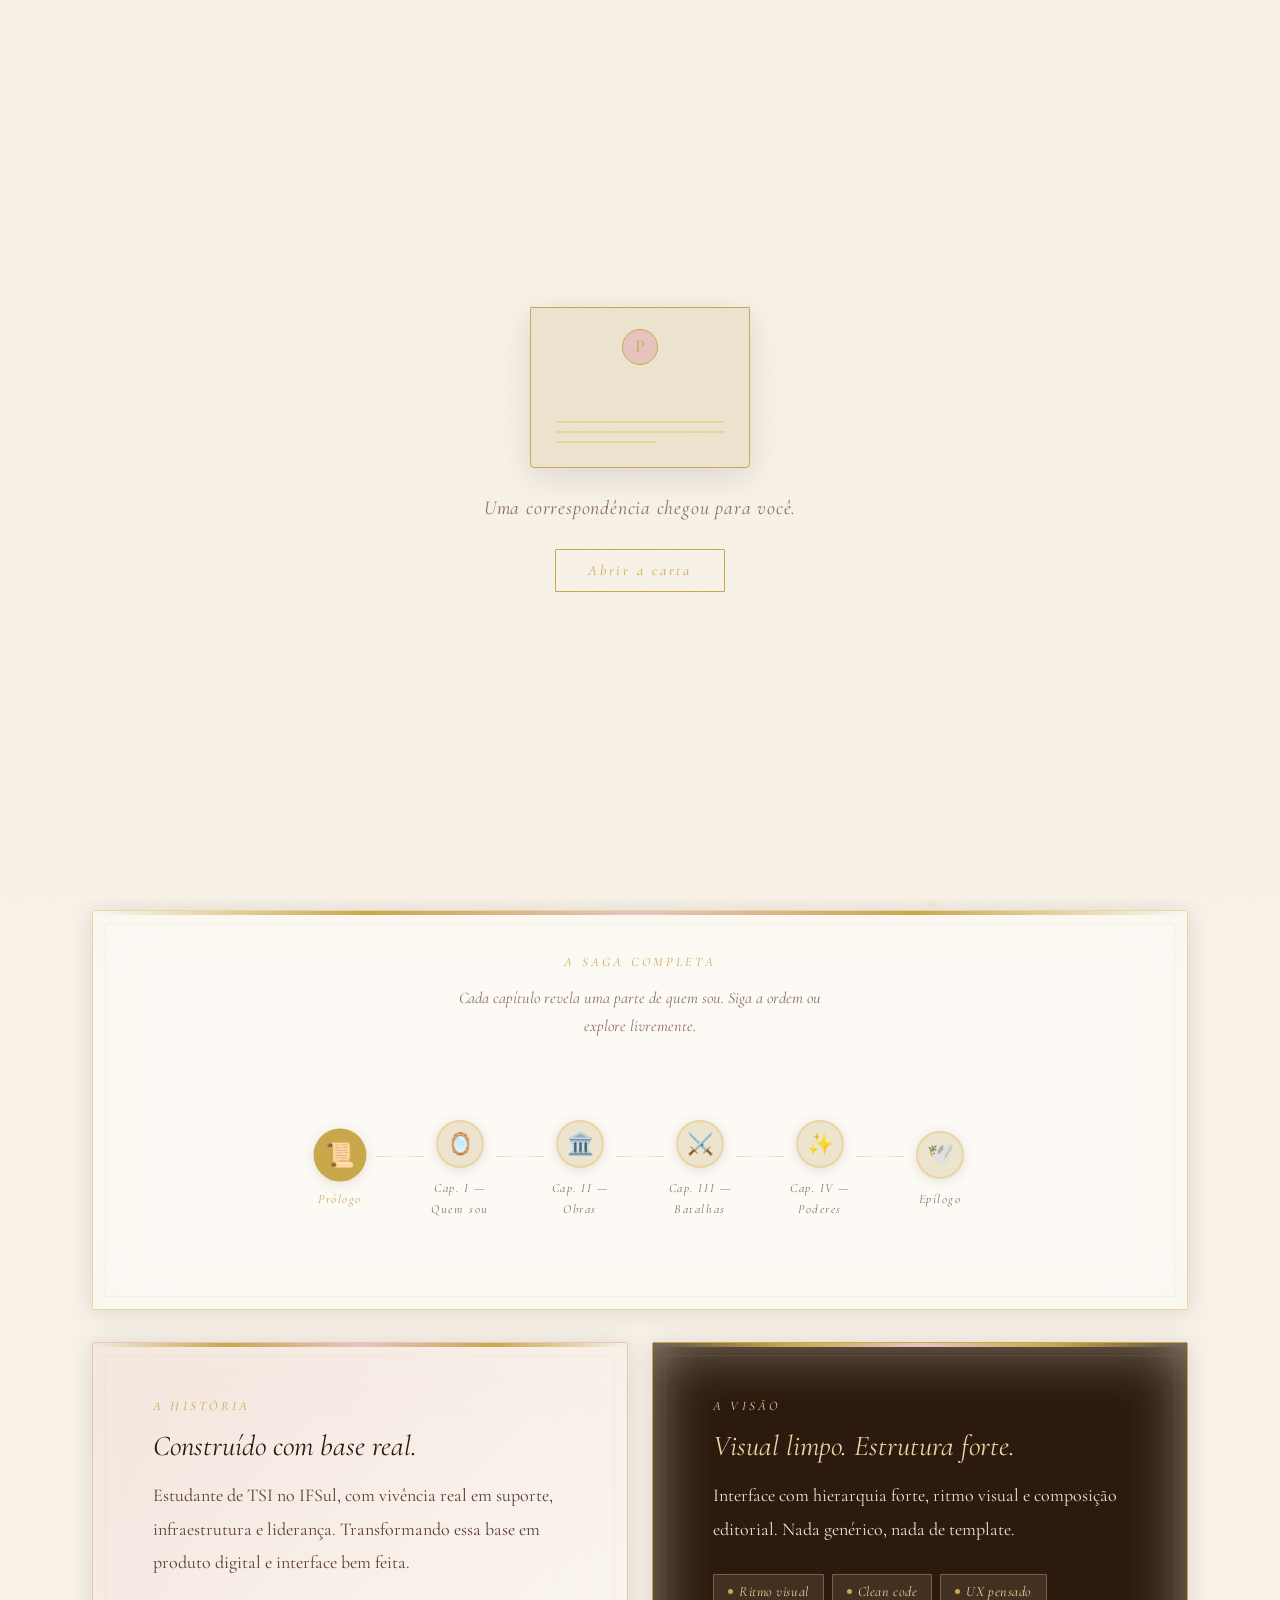
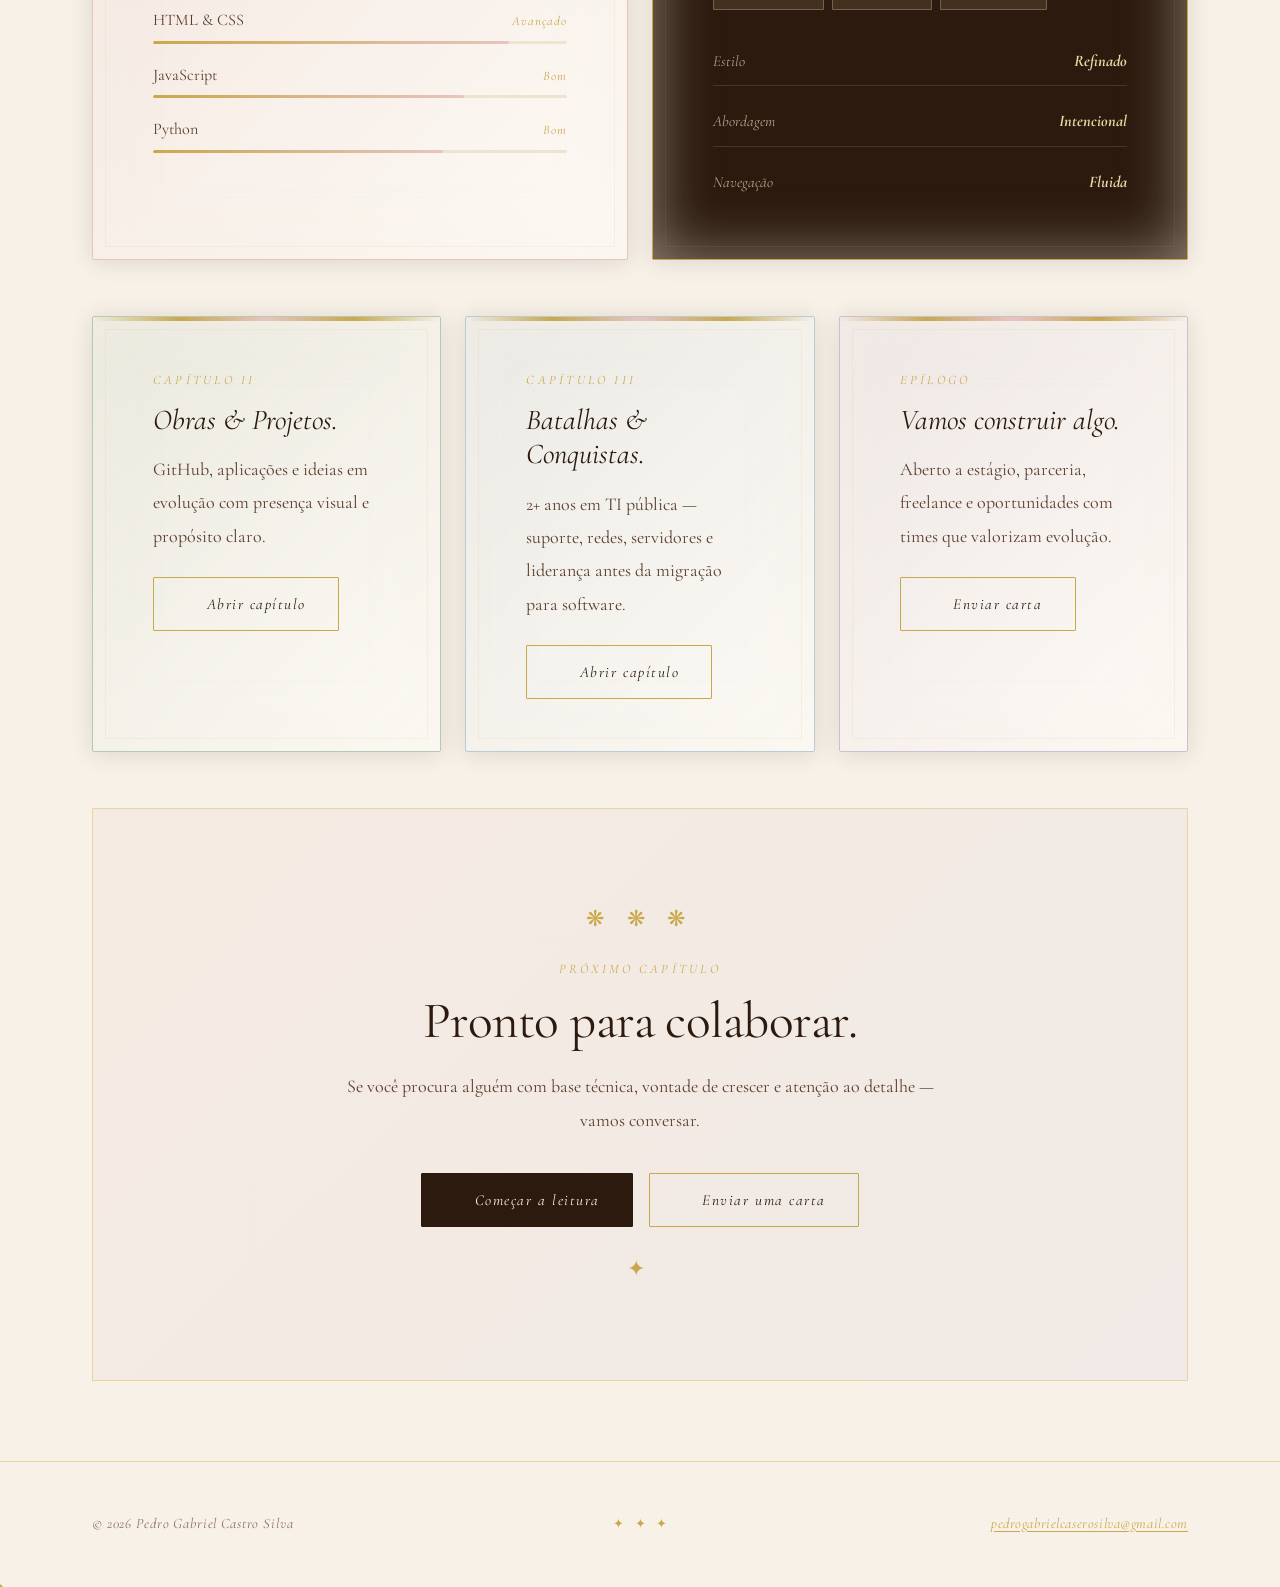
<file: index.html>
<!DOCTYPE html>
<html lang="pt-BR">
<head>
  <meta charset="UTF-8">
  <meta name="viewport" content="width=device-width, initial-scale=1.0">
  <title>Pedro Gabriel — Uma Saga em Código</title>
  <link rel="preconnect" href="https://fonts.googleapis.com">
  <link rel="preconnect" href="https://fonts.gstatic.com" crossorigin>
  <link href="https://fonts.googleapis.com/css2?family=Cormorant+Garamond:ital,wght@0,300;0,400;0,500;0,600;1,300;1,400;1,500;1,600&family=IM+Fell+English:ital@0;1&family=Libre+Baskerville:ital,wght@0,400;0,700;1,400&display=swap" rel="stylesheet">
  <link rel="stylesheet" href="style.css">
</head>
<body>

 
  <div id="intro-overlay" class="intro-overlay">
    <div class="envelope">
      <div class="envelope-body">
        <div class="envelope-lines">
          <div class="envelope-line"></div>
          <div class="envelope-line"></div>
          <div class="envelope-line"></div>
        </div>
      </div>
      <div class="envelope-flap">
        <div class="envelope-seal-sm">P</div>
      </div>
    </div>
    <p class="intro-text">Uma correspondência chegou para você.</p>
    <button class="intro-cta">Abrir a carta</button>
  </div>

  <header class="site-header">
    <div class="container nav-shell">
      <a href="index.html" class="brand">Pedro Gabriel</a>
      <ul class="nav-links">
        <li><a href="index.html" class="active">Prólogo</a></li>
        <li><a href="sobre.html">Capítulo I</a></li>
        <li><a href="projetos.html">Capítulo II</a></li>
        <li><a href="experiencia.html">Capítulo III</a></li>
        <li><a href="skills.html">Capítulo IV</a></li>
        <li><a href="contato.html">Epílogo</a></li>
      </ul>
      <a href="contato.html" class="nav-button">Fale comigo</a>
    </div>
  </header>

  <main>
    <div class="container">

      <section class="hero">

        <div class="hero-seal">P</div>

        <div class="hero-chapter">Prólogo — A Correspondência</div>

        <span class="ornament">✦ ✦ ✦</span>

        <h1 class="hero-title">
          Código com<br>
          <em><span class="hero-typewriter" data-words="intenção.|presença.|propósito.|identidade.">intenção.</span></em>
        </h1>

        <p class="hero-subtitle">
          Uma saga construída sobre suporte técnico, redes e linhas de código.<br>
          Cada página é um capítulo. Descubra a história.
        </p>

        <div class="hero-actions">
          <a href="sobre.html" class="button button-primary">Iniciar a leitura</a>
          <a href="projetos.html" class="button button-secondary">Ver obras</a>
        </div>

        <div class="hero-scroll-hint">Continuar</div>
      </section>

      <div class="full-width">
        <div class="letter-panel" style="padding: 40px 60px; text-align:center;">
          <span class="eyebrow">A saga completa</span>
          <p class="muted-copy" style="margin:8px auto 32px; max-width:400px;">Cada capítulo revela uma parte de quem sou. Siga a ordem ou explore livremente.</p>
          <div class="saga-map">
            <div class="saga-step">
              <a href="index.html" class="saga-node" data-page="index.html">
                <div class="saga-node-circle">📜</div>
                <div class="saga-node-label">Prólogo</div>
              </a>
              <div class="saga-connector"></div>
            </div>
            <div class="saga-step">
              <a href="sobre.html" class="saga-node" data-page="sobre.html">
                <div class="saga-node-circle">🪞</div>
                <div class="saga-node-label">Cap. I — Quem sou</div>
              </a>
              <div class="saga-connector"></div>
            </div>
            <div class="saga-step">
              <a href="projetos.html" class="saga-node" data-page="projetos.html">
                <div class="saga-node-circle">🏛️</div>
                <div class="saga-node-label">Cap. II — Obras</div>
              </a>
              <div class="saga-connector"></div>
            </div>
            <div class="saga-step">
              <a href="experiencia.html" class="saga-node" data-page="experiencia.html">
                <div class="saga-node-circle">⚔️</div>
                <div class="saga-node-label">Cap. III — Batalhas</div>
              </a>
              <div class="saga-connector"></div>
            </div>
            <div class="saga-step">
              <a href="skills.html" class="saga-node" data-page="skills.html">
                <div class="saga-node-circle">✨</div>
                <div class="saga-node-label">Cap. IV — Poderes</div>
              </a>
              <div class="saga-connector"></div>
            </div>
            <div class="saga-step">
              <a href="contato.html" class="saga-node" data-page="contato.html">
                <div class="saga-node-circle">🕊️</div>
                <div class="saga-node-label">Epílogo</div>
              </a>
            </div>
          </div>
        </div>
      </div>

      <div class="dual-panel">
        <article class="letter-panel letter-panel-blush">
          <span class="eyebrow">A história</span>
          <h2 class="kicker-title">Construído com base real.</h2>
          <p class="section-copy">Estudante de TSI no IFSul, com vivência real em suporte, infraestrutura e liderança. Transformando essa base em produto digital e interface bem feita.</p>
          <div class="bar-stack" style="margin-top:28px">
            <div>
              <div class="bar-label"><span>HTML & CSS</span><span>Avançado</span></div>
              <div class="bar-track"><div class="bar-fill" style="width:86%"></div></div>
            </div>
            <div>
              <div class="bar-label"><span>JavaScript</span><span>Bom</span></div>
              <div class="bar-track"><div class="bar-fill" style="width:75%"></div></div>
            </div>
            <div>
              <div class="bar-label"><span>Python</span><span>Bom</span></div>
              <div class="bar-track"><div class="bar-fill" style="width:70%"></div></div>
            </div>
          </div>
        </article>

        <article class="letter-panel letter-panel-dark">
          <span class="eyebrow">A visão</span>
          <h2 class="kicker-title">Visual limpo. Estrutura forte.</h2>
          <p class="section-copy" style="color:var(--parchment)">Interface com hierarquia forte, ritmo visual e composição editorial. Nada genérico, nada de template.</p>
          <div class="chip-row" style="margin-top:28px">
            <span class="chip" style="border-color:rgba(232,213,163,0.3);color:var(--gold-light)"><span class="dot"></span>Ritmo visual</span>
            <span class="chip" style="border-color:rgba(232,213,163,0.3);color:var(--gold-light)"><span class="dot"></span>Clean code</span>
            <span class="chip" style="border-color:rgba(232,213,163,0.3);color:var(--gold-light)"><span class="dot"></span>UX pensado</span>
          </div>
          <div style="margin-top:28px; display:flex; flex-direction:column; gap:12px;">
            <div style="display:flex; justify-content:space-between; padding:10px 0; border-bottom:1px solid rgba(232,213,163,0.15)">
              <span style="font-style:italic;color:var(--ink-faint);font-size:0.85rem">Estilo</span>
              <strong style="color:var(--gold-light);font-size:0.9rem;font-style:italic">Refinado</strong>
            </div>
            <div style="display:flex; justify-content:space-between; padding:10px 0; border-bottom:1px solid rgba(232,213,163,0.15)">
              <span style="font-style:italic;color:var(--ink-faint);font-size:0.85rem">Abordagem</span>
              <strong style="color:var(--gold-light);font-size:0.9rem;font-style:italic">Intencional</strong>
            </div>
            <div style="display:flex; justify-content:space-between; padding:10px 0">
              <span style="font-style:italic;color:var(--ink-faint);font-size:0.85rem">Navegação</span>
              <strong style="color:var(--gold-light);font-size:0.9rem;font-style:italic">Fluida</strong>
            </div>
          </div>
        </article>
      </div>

      <div class="grid-3">
        <article class="letter-panel letter-panel-sage">
          <span class="eyebrow">Capítulo II</span>
          <h3 class="kicker-title">Obras & Projetos.</h3>
          <p class="section-copy">GitHub, aplicações e ideias em evolução com presença visual e propósito claro.</p>
          <div style="margin-top:24px">
            <a href="projetos.html" class="button button-secondary">Abrir capítulo</a>
          </div>
        </article>

        <article class="letter-panel letter-panel-powder">
          <span class="eyebrow">Capítulo III</span>
          <h3 class="kicker-title">Batalhas & Conquistas.</h3>
          <p class="section-copy">2+ anos em TI pública — suporte, redes, servidores e liderança antes da migração para software.</p>
          <div style="margin-top:24px">
            <a href="experiencia.html" class="button button-secondary">Abrir capítulo</a>
          </div>
        </article>

        <article class="letter-panel letter-panel-lavender">
          <span class="eyebrow">Epílogo</span>
          <h3 class="kicker-title">Vamos construir algo.</h3>
          <p class="section-copy">Aberto a estágio, parceria, freelance e oportunidades com times que valorizam evolução.</p>
          <div style="margin-top:24px">
            <a href="contato.html" class="button button-secondary">Enviar carta</a>
          </div>
        </article>
      </div>

      <section class="cta-section">
        <span class="ornament" style="margin-bottom:20px">❋ ❋ ❋</span>
        <span class="eyebrow">Próximo capítulo</span>
        <h2 class="section-title">Pronto para colaborar.</h2>
        <p class="section-copy">Se você procura alguém com base técnica, vontade de crescer e atenção ao detalhe — vamos conversar.</p>
        <div class="hero-actions">
          <a href="sobre.html" class="button button-primary">Começar a leitura</a>
          <a href="contato.html" class="button button-secondary">Enviar uma carta</a>
        </div>
        <span class="ornament" style="margin-top:24px">✦</span>
      </section>

    </div>
  </main>

  <footer class="footer">
    <div class="container footer-box">
      <p>© 2026 Pedro Gabriel Castro Silva</p>
      <span class="ornament" style="font-size:0.7rem;letter-spacing:0.3em">✦ ✦ ✦</span>
      <a href="mailto:pedrogabrielcaserosilva@gmail.com">pedrogabrielcaserosilva@gmail.com</a>
    </div>
  </footer>

  <script src="main.js"></script>
</body>
</html>
</file>
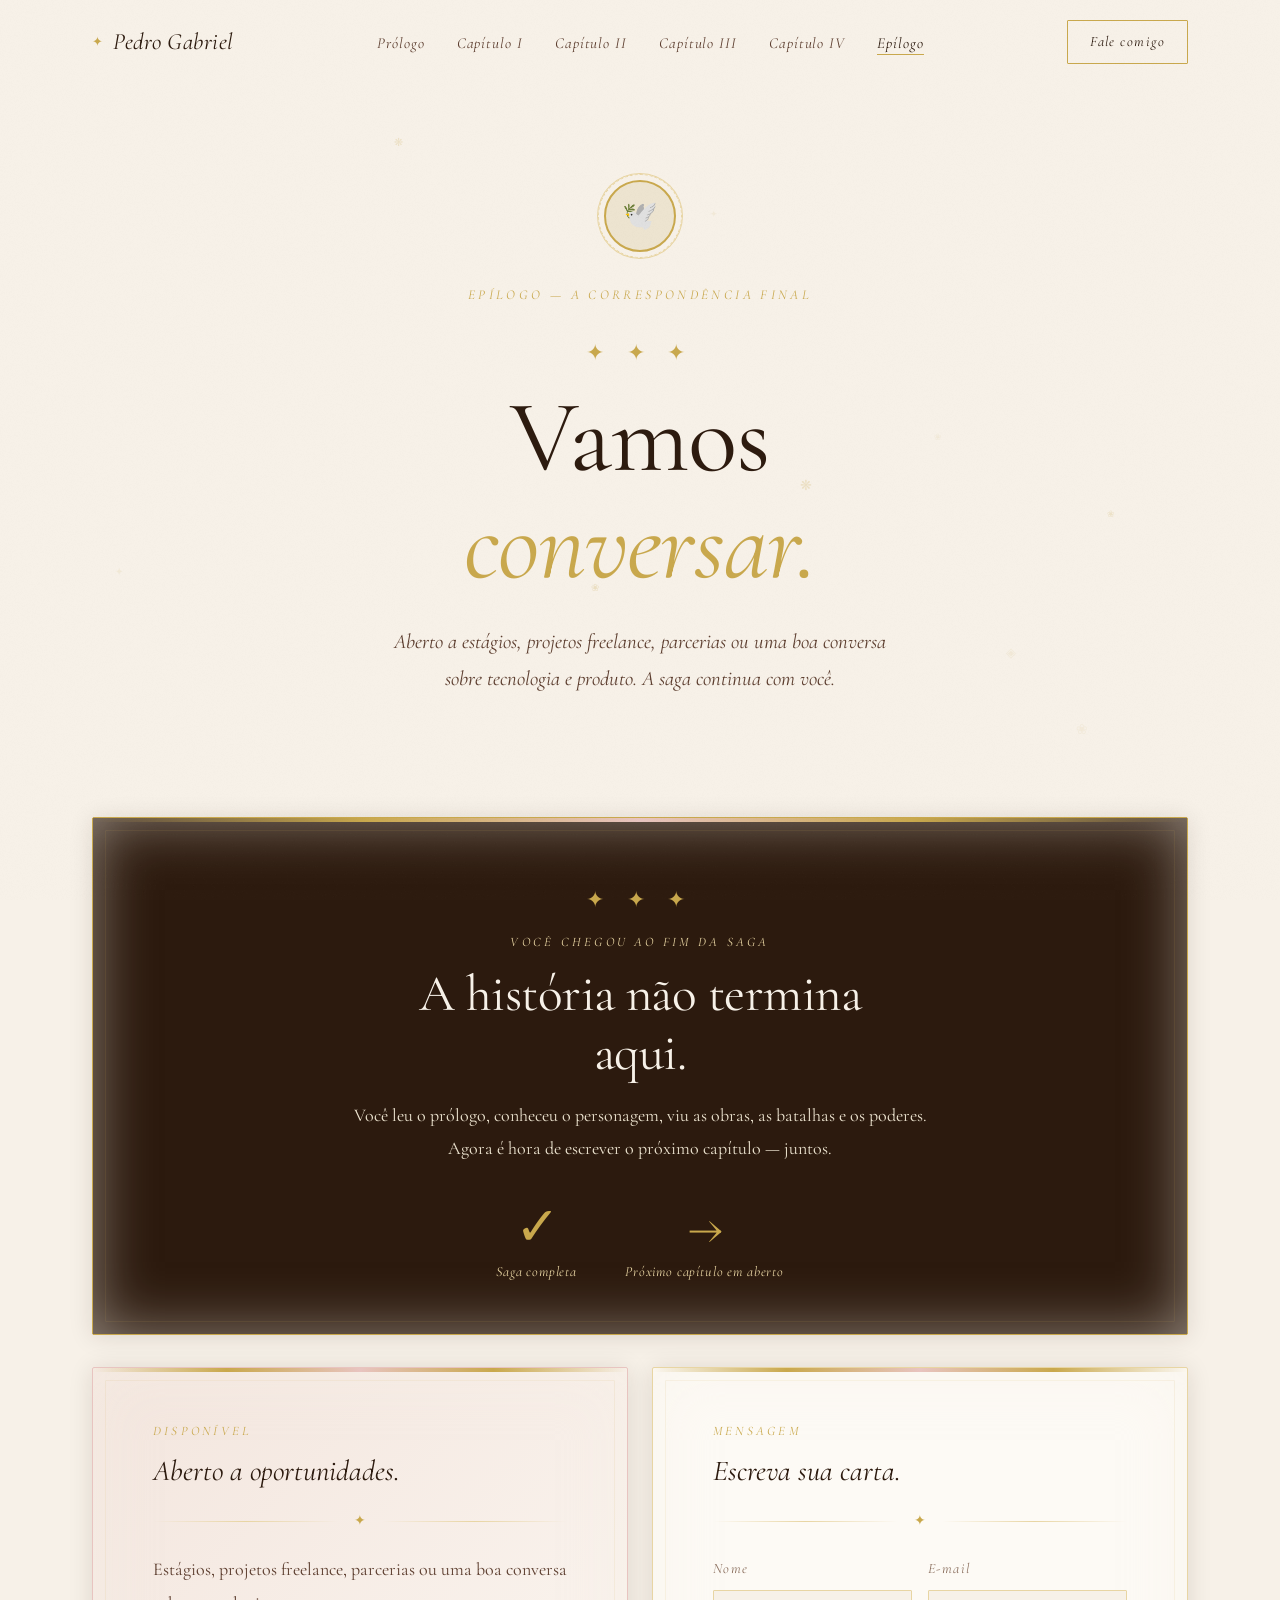
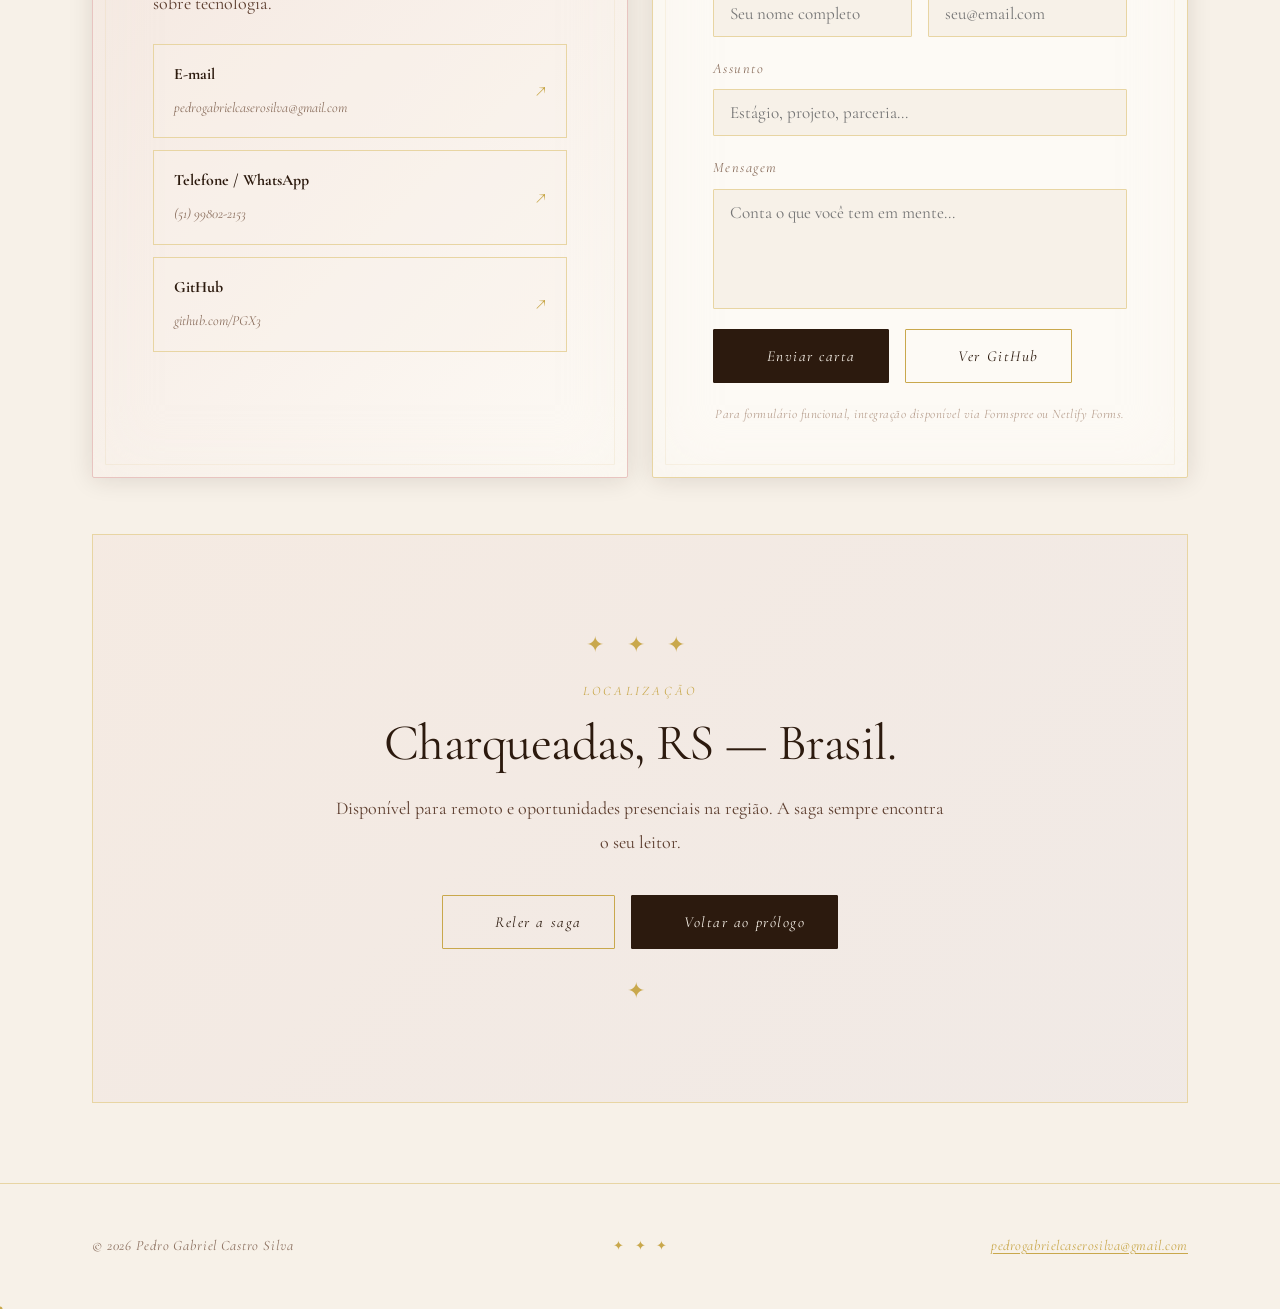
<file: contato.html>
<!DOCTYPE html>
<html lang="pt-BR">
<head>
  <meta charset="UTF-8">
  <meta name="viewport" content="width=device-width, initial-scale=1.0">
  <title>Epílogo — Contato · Pedro Gabriel</title>
  <link rel="preconnect" href="https://fonts.googleapis.com">
  <link rel="preconnect" href="https://fonts.gstatic.com" crossorigin>
  <link href="https://fonts.googleapis.com/css2?family=Cormorant+Garamond:ital,wght@0,300;0,400;0,500;0,600;1,300;1,400;1,500;1,600&family=IM+Fell+English:ital@0;1&family=Libre+Baskerville:ital,wght@0,400;0,700;1,400&display=swap" rel="stylesheet">
  <link rel="stylesheet" href="style.css">
</head>
<body>
  <header class="site-header">
    <div class="container nav-shell">
      <a href="index.html" class="brand">Pedro Gabriel</a>
      <ul class="nav-links">
        <li><a href="index.html">Prólogo</a></li>
        <li><a href="sobre.html">Capítulo I</a></li>
        <li><a href="projetos.html">Capítulo II</a></li>
        <li><a href="experiencia.html">Capítulo III</a></li>
        <li><a href="skills.html">Capítulo IV</a></li>
        <li><a href="contato.html" class="active">Epílogo</a></li>
      </ul>
      <a href="contato.html" class="nav-button">Fale comigo</a>
    </div>
  </header>

  <main>
    <div class="container">

     
      <section class="hero" style="min-height:60vh">
        <div class="hero-seal">🕊️</div>
        <div class="hero-chapter">Epílogo — A Correspondência Final</div>
        <span class="ornament">✦ ✦ ✦</span>
        <h1 class="hero-title">Vamos<br><em>conversar.</em></h1>
        <p class="hero-subtitle">Aberto a estágios, projetos freelance, parcerias ou uma boa conversa sobre tecnologia e produto. A saga continua com você.</p>
      </section>

     
      <div class="full-width">
        <div class="letter-panel letter-panel-dark" style="text-align:center">
          <span class="ornament" style="margin-bottom:12px">✦ ✦ ✦</span>
          <span class="eyebrow">Você chegou ao fim da saga</span>
          <h2 class="section-title" style="max-width:500px;margin:0 auto 16px">A história não termina aqui.</h2>
          <p class="section-copy" style="margin:0 auto;color:var(--parchment);text-align:center">Você leu o prólogo, conheceu o personagem, viu as obras, as batalhas e os poderes. Agora é hora de escrever o próximo capítulo — juntos.</p>
          <div class="metrics" style="justify-content:center;margin-top:36px">
            <div class="metric">
              <div class="metric-value">✓</div>
              <div class="metric-label" style="color:var(--gold-light)">Saga completa</div>
            </div>
            <div class="metric">
              <div class="metric-value">→</div>
              <div class="metric-label" style="color:var(--gold-light)">Próximo capítulo em aberto</div>
            </div>
          </div>
        </div>
      </div>

  
      <div class="dual-panel">
        <article class="letter-panel letter-panel-blush">
          <span class="eyebrow">Disponível</span>
          <h2 class="kicker-title">Aberto a oportunidades.</h2>
          <div class="ornament-line"><span class="ornament-center">✦</span></div>
          <p class="section-copy">Estágios, projetos freelance, parcerias ou uma boa conversa sobre tecnologia.</p>
          <div class="contact-methods">
            <a href="mailto:pedrogabrielcaserosilva@gmail.com" class="contact-method">
              <div>
                <strong>E-mail</strong>
                <span class="muted-copy">pedrogabrielcaserosilva@gmail.com</span>
              </div>
              <span>↗</span>
            </a>
            <a href="tel:5551998022153" class="contact-method">
              <div>
                <strong>Telefone / WhatsApp</strong>
                <span class="muted-copy">(51) 99802-2153</span>
              </div>
              <span>↗</span>
            </a>
            <a href="https://github.com/PGX3" target="_blank" class="contact-method">
              <div>
                <strong>GitHub</strong>
                <span class="muted-copy">github.com/PGX3</span>
              </div>
              <span>↗</span>
            </a>
          </div>
        </article>

        <article class="letter-panel">
          <span class="eyebrow">Mensagem</span>
          <h2 class="kicker-title">Escreva sua carta.</h2>
          <div class="ornament-line"><span class="ornament-center">✦</span></div>
          <form class="form-card" onsubmit="return false;">
            <div class="form-grid">
              <label>Nome
                <input type="text" placeholder="Seu nome completo">
              </label>
              <label>E-mail
                <input type="email" placeholder="seu@email.com">
              </label>
            </div>
            <label>Assunto
              <input type="text" placeholder="Estágio, projeto, parceria...">
            </label>
            <label>Mensagem
              <textarea placeholder="Conta o que você tem em mente..."></textarea>
            </label>
            <div class="hero-actions" style="margin-top:0;justify-content:flex-start">
              <a href="mailto:pedrogabrielcaserosilva@gmail.com" class="button button-primary">Enviar carta</a>
              <a href="https://github.com/PGX3" target="_blank" class="button button-secondary">Ver GitHub</a>
            </div>
            <p class="note">Para formulário funcional, integração disponível via Formspree ou Netlify Forms.</p>
          </form>
        </article>
      </div>

   
      <section class="cta-section">
        <span class="ornament" style="margin-bottom:16px">✦ ✦ ✦</span>
        <span class="eyebrow">Localização</span>
        <h2 class="section-title">Charqueadas, RS — Brasil.</h2>
        <p class="section-copy">Disponível para remoto e oportunidades presenciais na região. A saga sempre encontra o seu leitor.</p>
        <div class="hero-actions">
          <a href="sobre.html" class="button button-secondary">Reler a saga</a>
          <a href="index.html" class="button button-primary">Voltar ao prólogo</a>
        </div>
        <span class="ornament" style="margin-top:24px">✦</span>
      </section>

    </div>
  </main>

  <footer class="footer">
    <div class="container footer-box">
      <p>© 2026 Pedro Gabriel Castro Silva</p>
      <span class="ornament" style="font-size:0.7rem;letter-spacing:0.3em">✦ ✦ ✦</span>
      <a href="mailto:pedrogabrielcaserosilva@gmail.com">pedrogabrielcaserosilva@gmail.com</a>
    </div>
  </footer>
  <script src="main.js"></script>
</body>
</html>
</file>
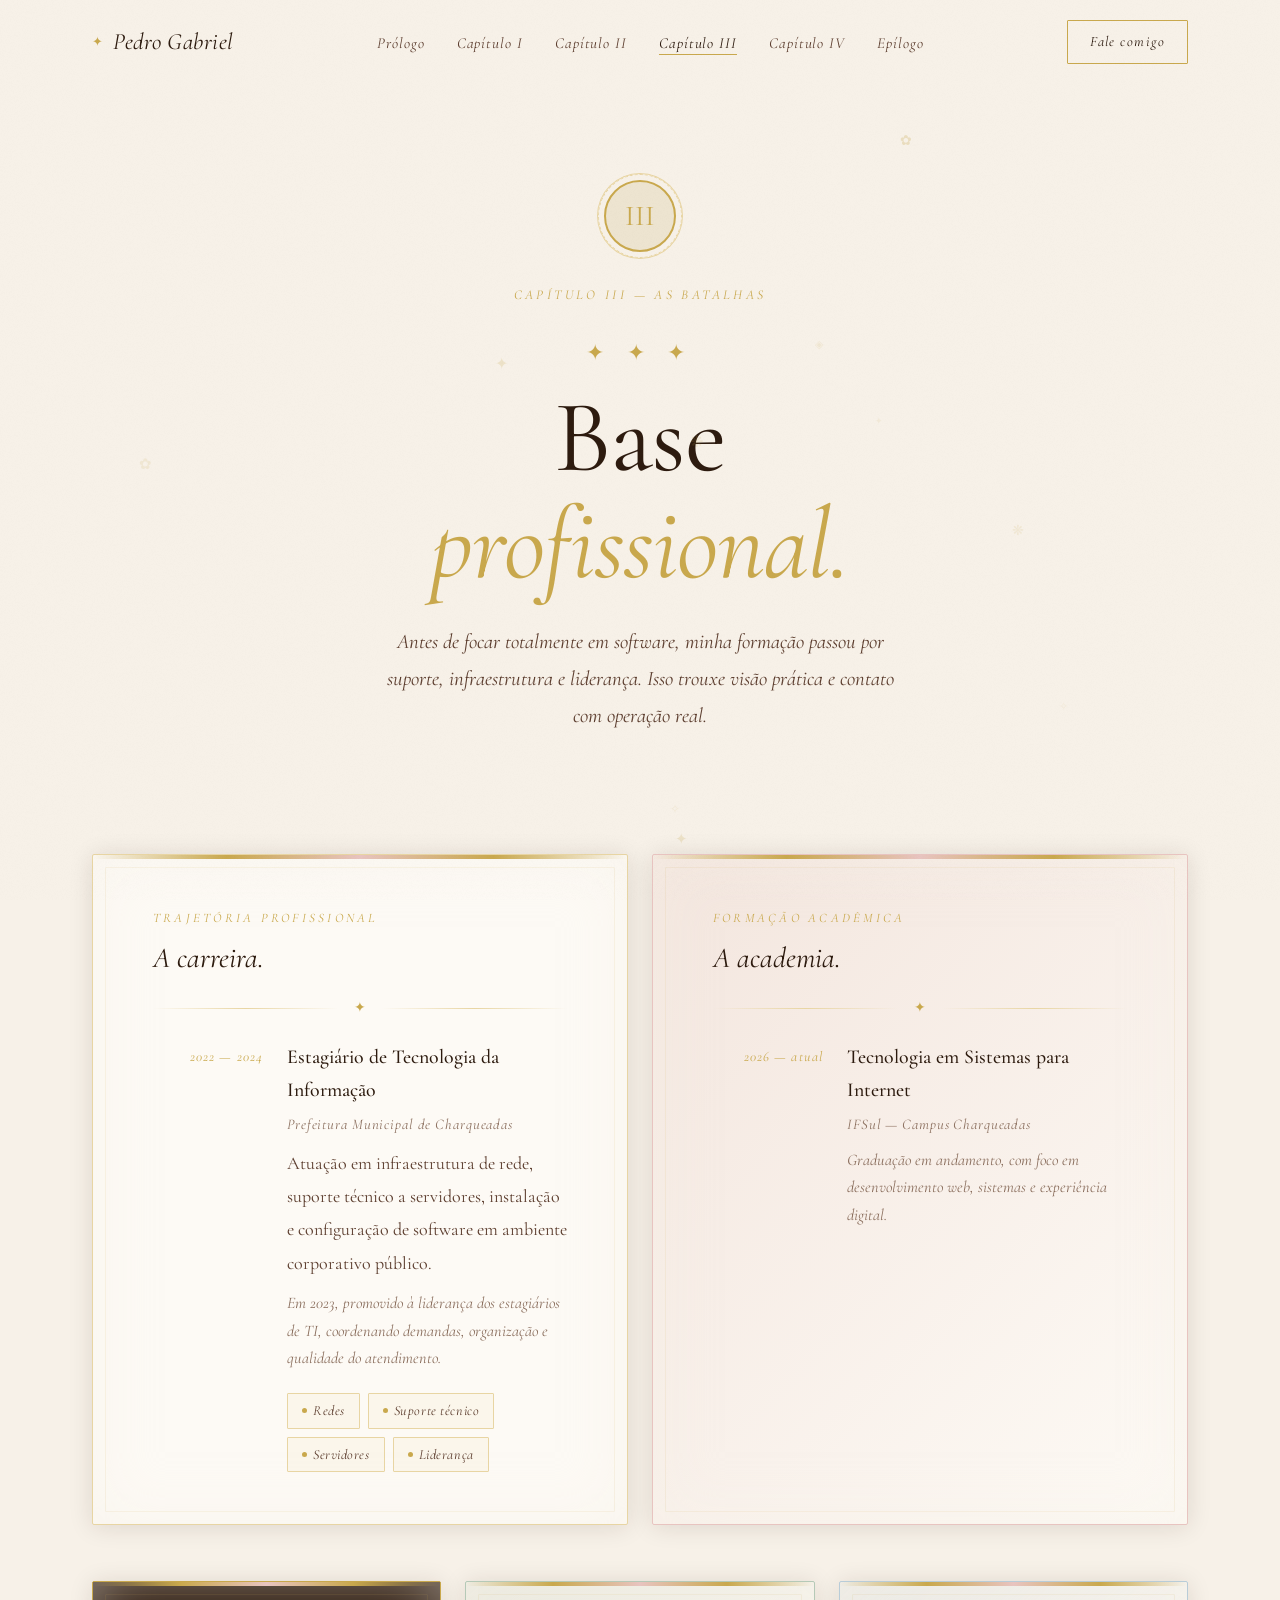
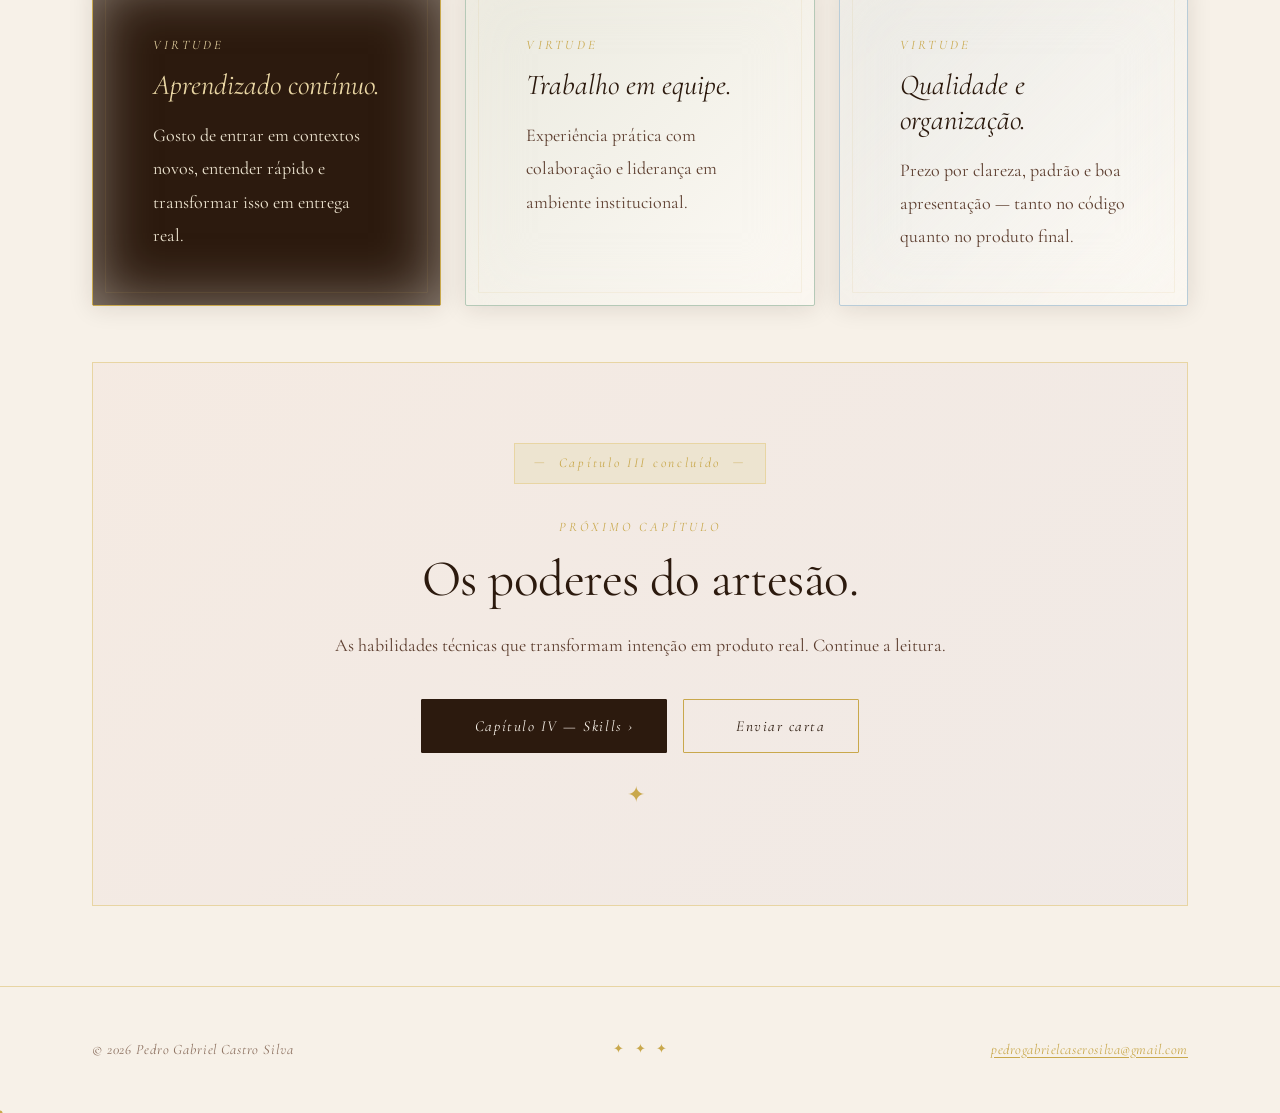
<file: experiencia.html>
<!DOCTYPE html>
<html lang="pt-BR">
<head>
  <meta charset="UTF-8">
  <meta name="viewport" content="width=device-width, initial-scale=1.0">
  <title>Capítulo III — Experiência · Pedro Gabriel</title>
  <link rel="preconnect" href="https://fonts.googleapis.com">
  <link rel="preconnect" href="https://fonts.gstatic.com" crossorigin>
  <link href="https://fonts.googleapis.com/css2?family=Cormorant+Garamond:ital,wght@0,300;0,400;0,500;0,600;1,300;1,400;1,500;1,600&family=IM+Fell+English:ital@0;1&family=Libre+Baskerville:ital,wght@0,400;0,700;1,400&display=swap" rel="stylesheet">
  <link rel="stylesheet" href="style.css">
</head>
<body>
  <header class="site-header">
    <div class="container nav-shell">
      <a href="index.html" class="brand">Pedro Gabriel</a>
      <ul class="nav-links">
        <li><a href="index.html">Prólogo</a></li>
        <li><a href="sobre.html">Capítulo I</a></li>
        <li><a href="projetos.html">Capítulo II</a></li>
        <li><a href="experiencia.html" class="active">Capítulo III</a></li>
        <li><a href="skills.html">Capítulo IV</a></li>
        <li><a href="contato.html">Epílogo</a></li>
      </ul>
      <a href="contato.html" class="nav-button">Fale comigo</a>
    </div>
  </header>

  <main>
    <div class="container">

      <section class="hero" style="min-height:60vh">
        <div class="hero-seal">III</div>
        <div class="hero-chapter">Capítulo III — As Batalhas</div>
        <span class="ornament">✦ ✦ ✦</span>
        <h1 class="hero-title">Base<br><em>profissional.</em></h1>
        <p class="hero-subtitle">Antes de focar totalmente em software, minha formação passou por suporte, infraestrutura e liderança. Isso trouxe visão prática e contato com operação real.</p>
      </section>

      <div class="dual-panel">
        <article class="letter-panel">
          <span class="eyebrow">Trajetória profissional</span>
          <h2 class="kicker-title">A carreira.</h2>
          <div class="ornament-line"><span class="ornament-center">✦</span></div>
          <div class="timeline">
            <div class="timeline-item">
              <div class="timeline-date">2022 — 2024</div>
              <div>
                <div class="timeline-role">Estagiário de Tecnologia da Informação</div>
                <div class="timeline-place">Prefeitura Municipal de Charqueadas</div>
                <p class="section-copy">Atuação em infraestrutura de rede, suporte técnico a servidores, instalação e configuração de software em ambiente corporativo público.</p>
                <p class="muted-copy" style="margin-top:10px">Em 2023, promovido à liderança dos estagiários de TI, coordenando demandas, organização e qualidade do atendimento.</p>
                <div class="chip-row">
                  <span class="chip"><span class="dot"></span>Redes</span>
                  <span class="chip"><span class="dot"></span>Suporte técnico</span>
                  <span class="chip"><span class="dot"></span>Servidores</span>
                  <span class="chip"><span class="dot"></span>Liderança</span>
                </div>
              </div>
            </div>
          </div>
        </article>

        <article class="letter-panel letter-panel-blush">
          <span class="eyebrow">Formação acadêmica</span>
          <h2 class="kicker-title">A academia.</h2>
          <div class="ornament-line"><span class="ornament-center">✦</span></div>
          <div class="timeline">
            <div class="timeline-item">
              <div class="timeline-date">2026 — atual</div>
              <div>
                <div class="timeline-role">Tecnologia em Sistemas para Internet</div>
                <div class="timeline-place">IFSul — Campus Charqueadas</div>
                <p class="muted-copy">Graduação em andamento, com foco em desenvolvimento web, sistemas e experiência digital.</p>
              </div>
            </div>
          </div>
        </article>
      </div>

      <div class="grid-3">
        <article class="letter-panel letter-panel-dark">
          <span class="eyebrow">Virtude</span>
          <h3 class="kicker-title">Aprendizado contínuo.</h3>
          <p class="section-copy" style="color:var(--parchment)">Gosto de entrar em contextos novos, entender rápido e transformar isso em entrega real.</p>
        </article>
        <article class="letter-panel letter-panel-sage">
          <span class="eyebrow">Virtude</span>
          <h3 class="kicker-title">Trabalho em equipe.</h3>
          <p class="section-copy">Experiência prática com colaboração e liderança em ambiente institucional.</p>
        </article>
        <article class="letter-panel letter-panel-powder">
          <span class="eyebrow">Virtude</span>
          <h3 class="kicker-title">Qualidade e organização.</h3>
          <p class="section-copy">Prezo por clareza, padrão e boa apresentação — tanto no código quanto no produto final.</p>
        </article>
      </div>

      <section class="cta-section">
        <div class="chapter-badge">Capítulo III concluído</div>
        <span class="eyebrow">Próximo capítulo</span>
        <h2 class="section-title">Os poderes do artesão.</h2>
        <p class="section-copy">As habilidades técnicas que transformam intenção em produto real. Continue a leitura.</p>
        <div class="hero-actions">
          <a href="skills.html" class="button button-primary">Capítulo IV — Skills ›</a>
          <a href="contato.html" class="button button-secondary">Enviar carta</a>
        </div>
        <span class="ornament" style="margin-top:24px">✦</span>
      </section>

    </div>
  </main>

  <footer class="footer">
    <div class="container footer-box">
      <p>© 2026 Pedro Gabriel Castro Silva</p>
      <span class="ornament" style="font-size:0.7rem;letter-spacing:0.3em">✦ ✦ ✦</span>
      <a href="mailto:pedrogabrielcaserosilva@gmail.com">pedrogabrielcaserosilva@gmail.com</a>
    </div>
  </footer>
  <script src="main.js"></script>
</body>
</html>
</file>
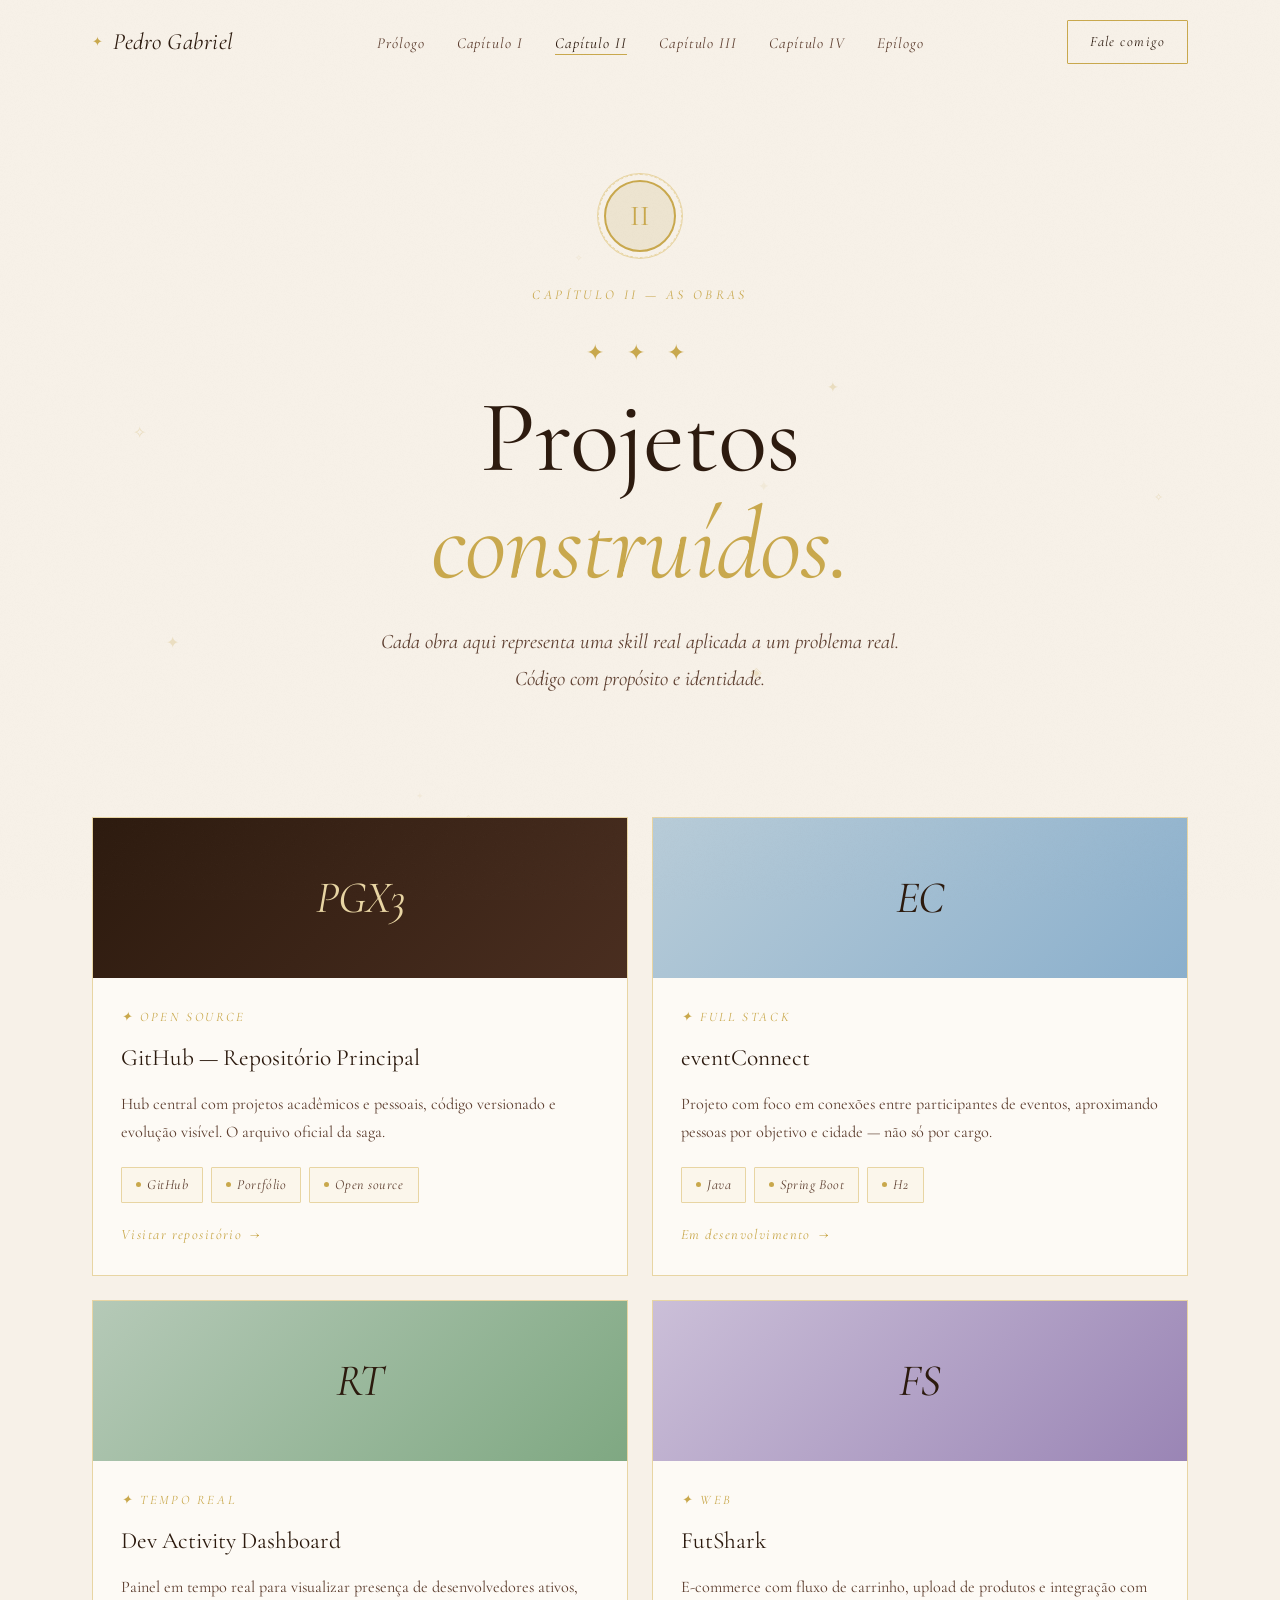
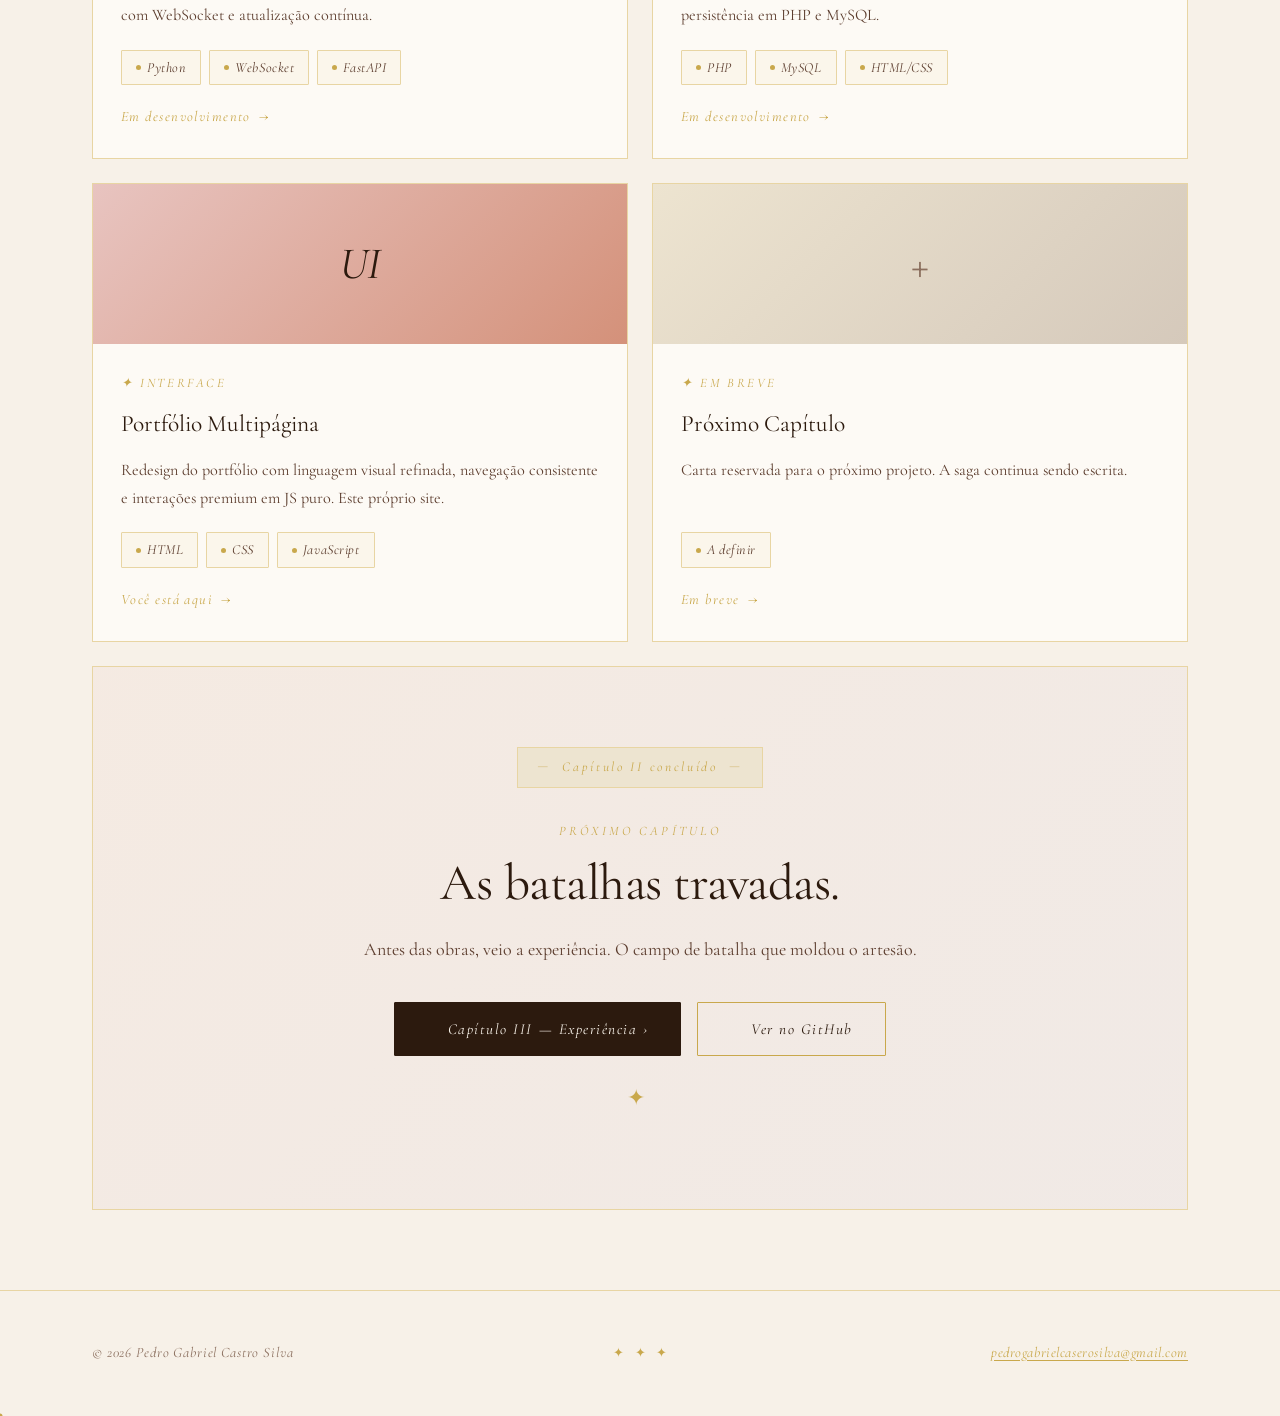
<file: projetos.html>
<!DOCTYPE html>
<html lang="pt-BR">
<head>
  <meta charset="UTF-8">
  <meta name="viewport" content="width=device-width, initial-scale=1.0">
  <title>Capítulo II — Obras · Pedro Gabriel</title>
  <link rel="preconnect" href="https://fonts.googleapis.com">
  <link rel="preconnect" href="https://fonts.gstatic.com" crossorigin>
  <link href="https://fonts.googleapis.com/css2?family=Cormorant+Garamond:ital,wght@0,300;0,400;0,500;0,600;1,300;1,400;1,500;1,600&family=IM+Fell+English:ital@0;1&family=Libre+Baskerville:ital,wght@0,400;0,700;1,400&display=swap" rel="stylesheet">
  <link rel="stylesheet" href="style.css">
</head>
<body>
  <header class="site-header">
    <div class="container nav-shell">
      <a href="index.html" class="brand">Pedro Gabriel</a>
      <ul class="nav-links">
        <li><a href="index.html">Prólogo</a></li>
        <li><a href="sobre.html">Capítulo I</a></li>
        <li><a href="projetos.html" class="active">Capítulo II</a></li>
        <li><a href="experiencia.html">Capítulo III</a></li>
        <li><a href="skills.html">Capítulo IV</a></li>
        <li><a href="contato.html">Epílogo</a></li>
      </ul>
      <a href="contato.html" class="nav-button">Fale comigo</a>
    </div>
  </header>

  <main>
    <div class="container">

    
      <section class="hero" style="min-height:60vh">
        <div class="hero-seal">II</div>
        <div class="hero-chapter">Capítulo II — As Obras</div>
        <span class="ornament">✦ ✦ ✦</span>
        <h1 class="hero-title">Projetos<br><em>construídos.</em></h1>
        <p class="hero-subtitle">Cada obra aqui representa uma skill real aplicada a um problema real. Código com propósito e identidade.</p>
      </section>

     
      <section class="project-grid" style="margin-bottom:24px">

        <a href="https://github.com/PGX3" target="_blank" class="project-card">
          <div class="project-visual visual-dark">PGX3</div>
          <div class="project-body">
            <div class="project-meta">✦ Open source</div>
            <h2 class="project-title">GitHub — Repositório Principal</h2>
            <p class="project-text">Hub central com projetos acadêmicos e pessoais, código versionado e evolução visível. O arquivo oficial da saga.</p>
            <div class="chip-row">
              <span class="chip"><span class="dot"></span>GitHub</span>
              <span class="chip"><span class="dot"></span>Portfólio</span>
              <span class="chip"><span class="dot"></span>Open source</span>
            </div>
            <span class="project-link">Visitar repositório</span>
          </div>
        </a>

        <article class="project-card">
          <div class="project-visual visual-blue">EC</div>
          <div class="project-body">
            <div class="project-meta">✦ Full stack</div>
            <h2 class="project-title">eventConnect</h2>
            <p class="project-text">Projeto com foco em conexões entre participantes de eventos, aproximando pessoas por objetivo e cidade — não só por cargo.</p>
            <div class="chip-row">
              <span class="chip"><span class="dot"></span>Java</span>
              <span class="chip"><span class="dot"></span>Spring Boot</span>
              <span class="chip"><span class="dot"></span>H2</span>
            </div>
            <span class="project-link">Em desenvolvimento</span>
          </div>
        </article>

        <article class="project-card">
          <div class="project-visual visual-green">RT</div>
          <div class="project-body">
            <div class="project-meta">✦ Tempo real</div>
            <h2 class="project-title">Dev Activity Dashboard</h2>
            <p class="project-text">Painel em tempo real para visualizar presença de desenvolvedores ativos, com WebSocket e atualização contínua.</p>
            <div class="chip-row">
              <span class="chip"><span class="dot"></span>Python</span>
              <span class="chip"><span class="dot"></span>WebSocket</span>
              <span class="chip"><span class="dot"></span>FastAPI</span>
            </div>
            <span class="project-link">Em desenvolvimento</span>
          </div>
        </article>

        <article class="project-card">
          <div class="project-visual visual-purple">FS</div>
          <div class="project-body">
            <div class="project-meta">✦ Web</div>
            <h2 class="project-title">FutShark</h2>
            <p class="project-text">E-commerce com fluxo de carrinho, upload de produtos e integração com persistência em PHP e MySQL.</p>
            <div class="chip-row">
              <span class="chip"><span class="dot"></span>PHP</span>
              <span class="chip"><span class="dot"></span>MySQL</span>
              <span class="chip"><span class="dot"></span>HTML/CSS</span>
            </div>
            <span class="project-link">Em desenvolvimento</span>
          </div>
        </article>

        <article class="project-card">
          <div class="project-visual visual-orange">UI</div>
          <div class="project-body">
            <div class="project-meta">✦ Interface</div>
            <h2 class="project-title">Portfólio Multipágina</h2>
            <p class="project-text">Redesign do portfólio com linguagem visual refinada, navegação consistente e interações premium em JS puro. Este próprio site.</p>
            <div class="chip-row">
              <span class="chip"><span class="dot"></span>HTML</span>
              <span class="chip"><span class="dot"></span>CSS</span>
              <span class="chip"><span class="dot"></span>JavaScript</span>
            </div>
            <span class="project-link">Você está aqui</span>
          </div>
        </article>

        <article class="project-card">
          <div class="project-visual visual-silver">+</div>
          <div class="project-body">
            <div class="project-meta">✦ Em breve</div>
            <h2 class="project-title">Próximo Capítulo</h2>
            <p class="project-text">Carta reservada para o próximo projeto. A saga continua sendo escrita.</p>
            <div class="chip-row">
              <span class="chip"><span class="dot"></span>A definir</span>
            </div>
            <span class="project-link">Em breve</span>
          </div>
        </article>

      </section>

      
      <section class="cta-section">
        <div class="chapter-badge">Capítulo II concluído</div>
        <span class="eyebrow">Próximo capítulo</span>
        <h2 class="section-title">As batalhas travadas.</h2>
        <p class="section-copy">Antes das obras, veio a experiência. O campo de batalha que moldou o artesão.</p>
        <div class="hero-actions">
          <a href="experiencia.html" class="button button-primary">Capítulo III — Experiência ›</a>
          <a href="https://github.com/PGX3" target="_blank" class="button button-secondary">Ver no GitHub</a>
        </div>
        <span class="ornament" style="margin-top:24px">✦</span>
      </section>

    </div>
  </main>

  <footer class="footer">
    <div class="container footer-box">
      <p>© 2026 Pedro Gabriel Castro Silva</p>
      <span class="ornament" style="font-size:0.7rem;letter-spacing:0.3em">✦ ✦ ✦</span>
      <a href="mailto:pedrogabrielcaserosilva@gmail.com">pedrogabrielcaserosilva@gmail.com</a>
    </div>
  </footer>
  <script src="main.js"></script>
</body>
</html>
</file>
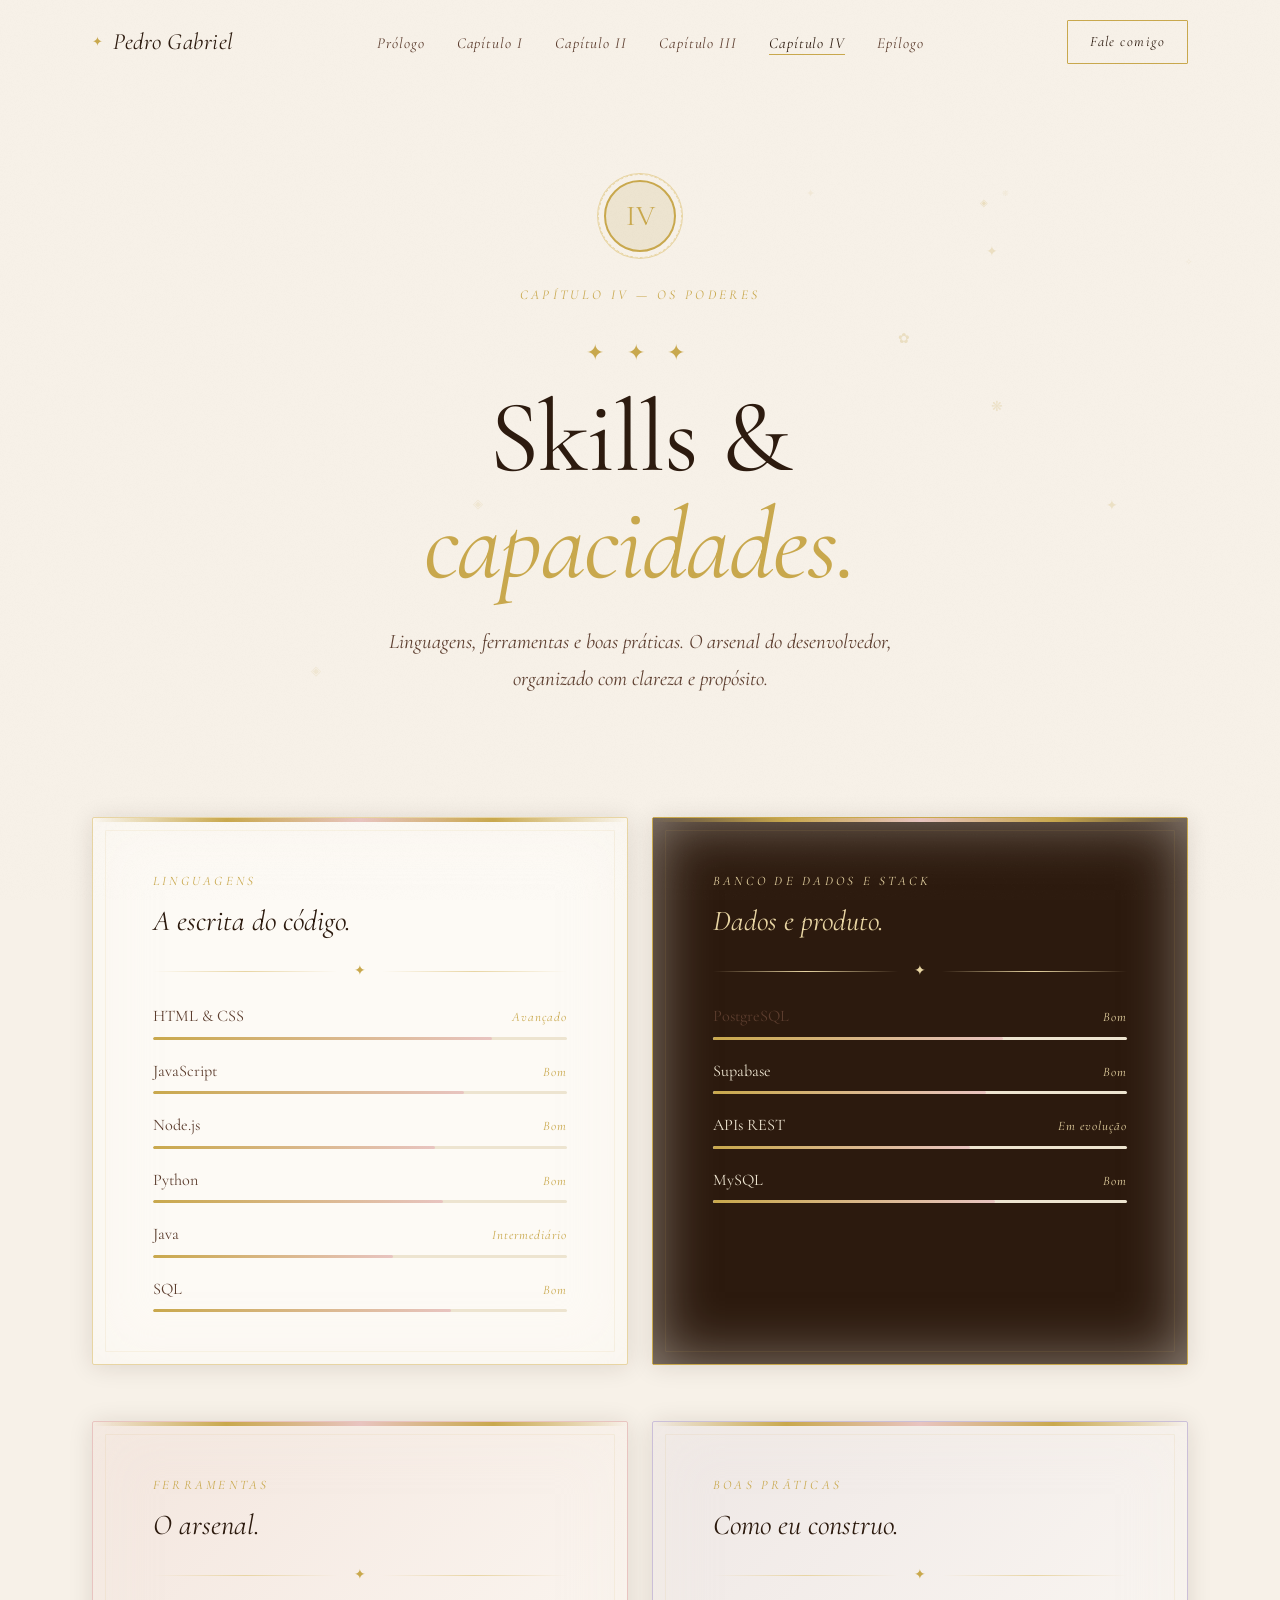
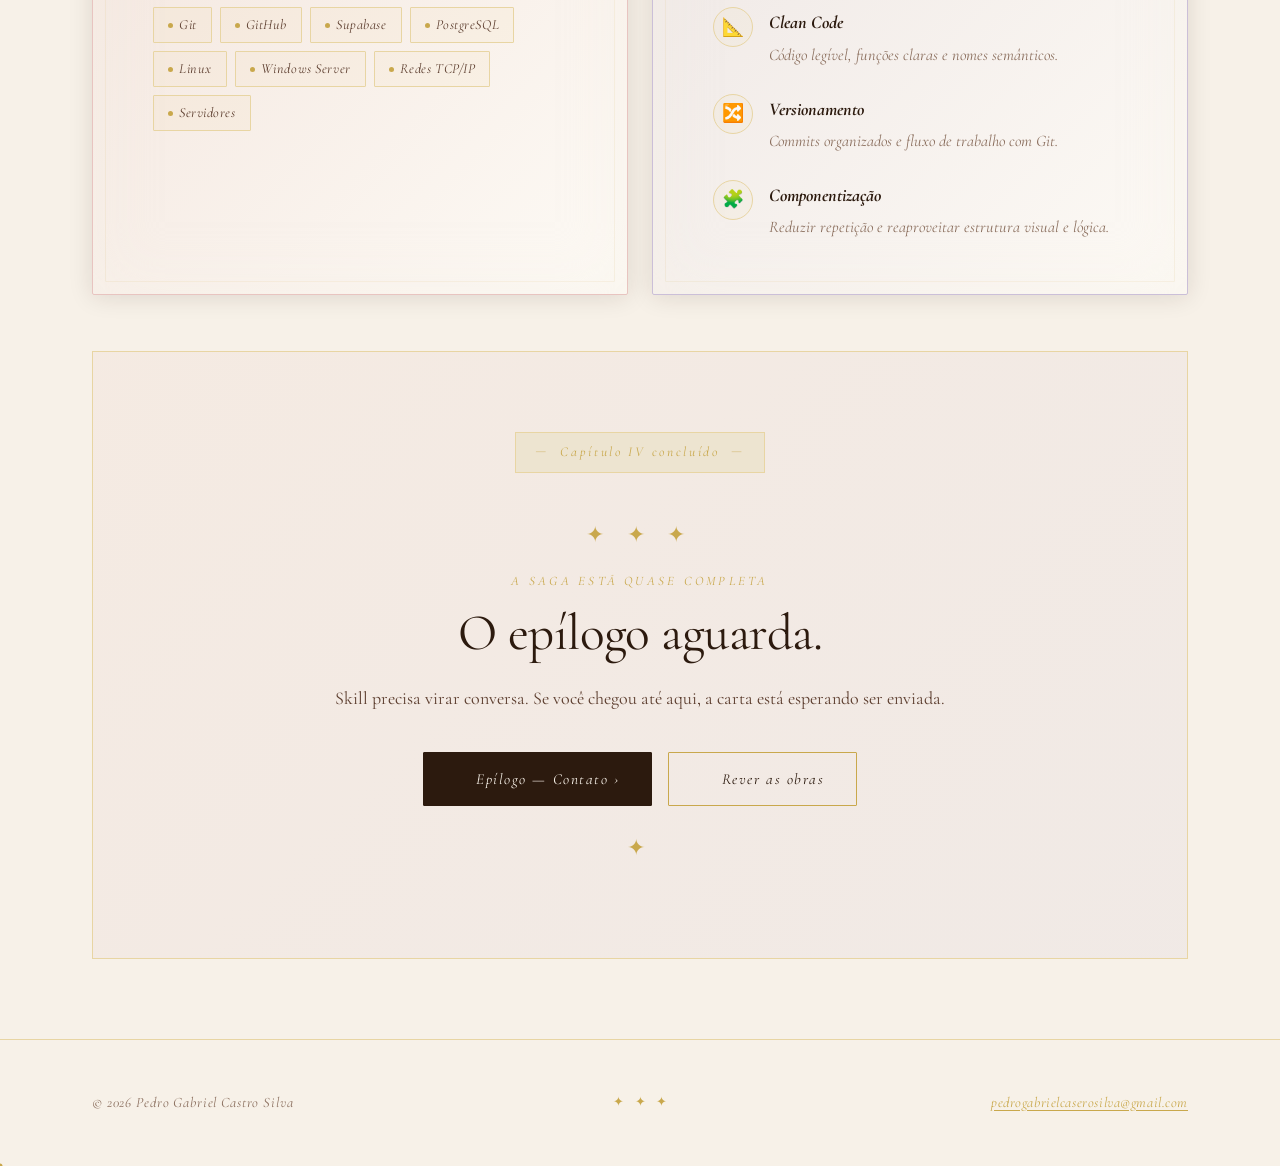
<file: skills.html>
<!DOCTYPE html>
<html lang="pt-BR">
<head>
  <meta charset="UTF-8">
  <meta name="viewport" content="width=device-width, initial-scale=1.0">
  <title>Capítulo IV — Poderes · Pedro Gabriel</title>
  <link rel="preconnect" href="https://fonts.googleapis.com">
  <link rel="preconnect" href="https://fonts.gstatic.com" crossorigin>
  <link href="https://fonts.googleapis.com/css2?family=Cormorant+Garamond:ital,wght@0,300;0,400;0,500;0,600;1,300;1,400;1,500;1,600&family=IM+Fell+English:ital@0;1&family=Libre+Baskerville:ital,wght@0,400;0,700;1,400&display=swap" rel="stylesheet">
  <link rel="stylesheet" href="style.css">
</head>
<body>
  <header class="site-header">
    <div class="container nav-shell">
      <a href="index.html" class="brand">Pedro Gabriel</a>
      <ul class="nav-links">
        <li><a href="index.html">Prólogo</a></li>
        <li><a href="sobre.html">Capítulo I</a></li>
        <li><a href="projetos.html">Capítulo II</a></li>
        <li><a href="experiencia.html">Capítulo III</a></li>
        <li><a href="skills.html" class="active">Capítulo IV</a></li>
        <li><a href="contato.html">Epílogo</a></li>
      </ul>
      <a href="contato.html" class="nav-button">Fale comigo</a>
    </div>
  </header>

  <main>
    <div class="container">


      <section class="hero" style="min-height:60vh">
        <div class="hero-seal">IV</div>
        <div class="hero-chapter">Capítulo IV — Os Poderes</div>
        <span class="ornament">✦ ✦ ✦</span>
        <h1 class="hero-title">Skills &<br><em>capacidades.</em></h1>
        <p class="hero-subtitle">Linguagens, ferramentas e boas práticas. O arsenal do desenvolvedor, organizado com clareza e propósito.</p>
      </section>


      <div class="dual-panel">
        <article class="letter-panel">
          <span class="eyebrow">Linguagens</span>
          <h2 class="kicker-title">A escrita do código.</h2>
          <div class="ornament-line"><span class="ornament-center">✦</span></div>
          <div class="bar-stack">
            <div>
              <div class="bar-label"><span>HTML & CSS</span><span>Avançado</span></div>
              <div class="bar-track"><div class="bar-fill" style="width:82%"></div></div>
            </div>
            <div>
              <div class="bar-label"><span>JavaScript</span><span>Bom</span></div>
              <div class="bar-track"><div class="bar-fill" style="width:75%"></div></div>
            </div>
            <div>
              <div class="bar-label"><span>Node.js</span><span>Bom</span></div>
              <div class="bar-track"><div class="bar-fill" style="width:68%"></div></div>
            </div>
            <div>
              <div class="bar-label"><span>Python</span><span>Bom</span></div>
              <div class="bar-track"><div class="bar-fill" style="width:70%"></div></div>
            </div>
            <div>
              <div class="bar-label"><span>Java</span><span>Intermediário</span></div>
              <div class="bar-track"><div class="bar-fill" style="width:58%"></div></div>
            </div>
            <div>
              <div class="bar-label"><span>SQL</span><span>Bom</span></div>
              <div class="bar-track"><div class="bar-fill" style="width:72%"></div></div>
            </div>
          </div>
        </article>

        <article class="letter-panel letter-panel-dark">
          <span class="eyebrow">Banco de dados e stack</span>
          <h2 class="kicker-title">Dados e produto.</h2>
          <div class="ornament-line"><span class="ornament-center" style="color:var(--gold-light)">✦</span></div>
          <div class="bar-stack">
            <div>
              <div class="bar-label" style="color:var(--parchment)"><span>PostgreSQL</span><span style="color:var(--gold-light)">Bom</span></div>
              <div class="bar-track"><div class="bar-fill" style="width:70%"></div></div>
            </div>
            <div>
              <div class="bar-label"><span style="color:var(--parchment)">Supabase</span><span style="color:var(--gold-light)">Bom</span></div>
              <div class="bar-track"><div class="bar-fill" style="width:66%"></div></div>
            </div>
            <div>
              <div class="bar-label"><span style="color:var(--parchment)">APIs REST</span><span style="color:var(--gold-light)">Em evolução</span></div>
              <div class="bar-track"><div class="bar-fill" style="width:62%"></div></div>
            </div>
            <div>
              <div class="bar-label"><span style="color:var(--parchment)">MySQL</span><span style="color:var(--gold-light)">Bom</span></div>
              <div class="bar-track"><div class="bar-fill" style="width:68%"></div></div>
            </div>
          </div>
        </article>
      </div>

      
      <div class="dual-panel">
        <article class="letter-panel letter-panel-blush">
          <span class="eyebrow">Ferramentas</span>
          <h2 class="kicker-title">O arsenal.</h2>
          <div class="ornament-line"><span class="ornament-center">✦</span></div>
          <div class="chip-row">
            <span class="chip"><span class="dot"></span>Git</span>
            <span class="chip"><span class="dot"></span>GitHub</span>
            <span class="chip"><span class="dot"></span>Supabase</span>
            <span class="chip"><span class="dot"></span>PostgreSQL</span>
            <span class="chip"><span class="dot"></span>Linux</span>
            <span class="chip"><span class="dot"></span>Windows Server</span>
            <span class="chip"><span class="dot"></span>Redes TCP/IP</span>
            <span class="chip"><span class="dot"></span>Servidores</span>
          </div>
        </article>

        <article class="letter-panel letter-panel-lavender">
          <span class="eyebrow">Boas práticas</span>
          <h2 class="kicker-title">Como eu construo.</h2>
          <div class="ornament-line"><span class="ornament-center">✦</span></div>
          <div class="info-list">
            <div class="info-item">
              <div class="info-icon">📐</div>
              <div>
                <h3>Clean Code</h3>
                <p class="muted-copy">Código legível, funções claras e nomes semânticos.</p>
              </div>
            </div>
            <div class="info-item">
              <div class="info-icon">🔀</div>
              <div>
                <h3>Versionamento</h3>
                <p class="muted-copy">Commits organizados e fluxo de trabalho com Git.</p>
              </div>
            </div>
            <div class="info-item">
              <div class="info-icon">🧩</div>
              <div>
                <h3>Componentização</h3>
                <p class="muted-copy">Reduzir repetição e reaproveitar estrutura visual e lógica.</p>
              </div>
            </div>
          </div>
        </article>
      </div>

      
      <section class="cta-section">
        <div class="chapter-badge">Capítulo IV concluído</div>
        <span class="ornament" style="margin-bottom:16px">✦ ✦ ✦</span>
        <span class="eyebrow">A saga está quase completa</span>
        <h2 class="section-title">O epílogo aguarda.</h2>
        <p class="section-copy">Skill precisa virar conversa. Se você chegou até aqui, a carta está esperando ser enviada.</p>
        <div class="hero-actions">
          <a href="contato.html" class="button button-primary">Epílogo — Contato ›</a>
          <a href="projetos.html" class="button button-secondary">Rever as obras</a>
        </div>
        <span class="ornament" style="margin-top:24px">✦</span>
      </section>

    </div>
  </main>

  <footer class="footer">
    <div class="container footer-box">
      <p>© 2026 Pedro Gabriel Castro Silva</p>
      <span class="ornament" style="font-size:0.7rem;letter-spacing:0.3em">✦ ✦ ✦</span>
      <a href="mailto:pedrogabrielcaserosilva@gmail.com">pedrogabrielcaserosilva@gmail.com</a>
    </div>
  </footer>
  <script src="main.js"></script>
</body>
</html>
</file>
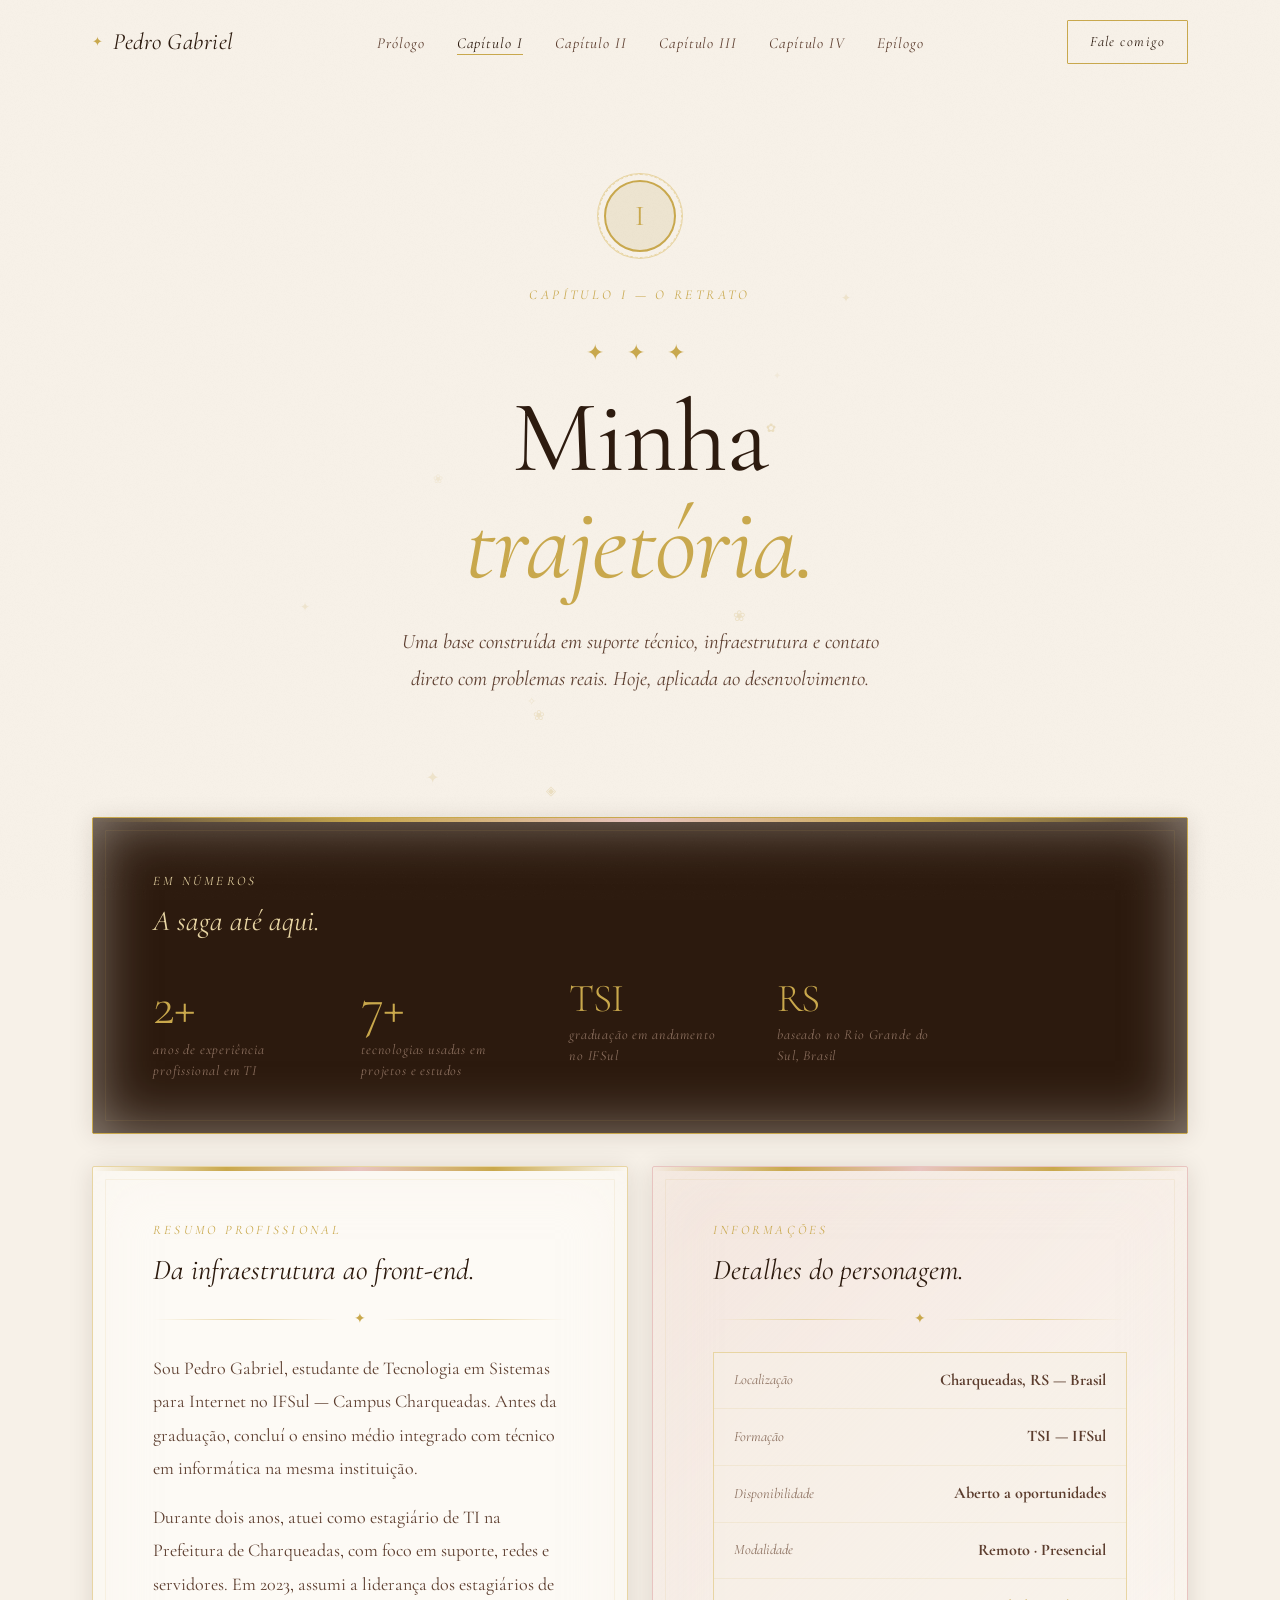
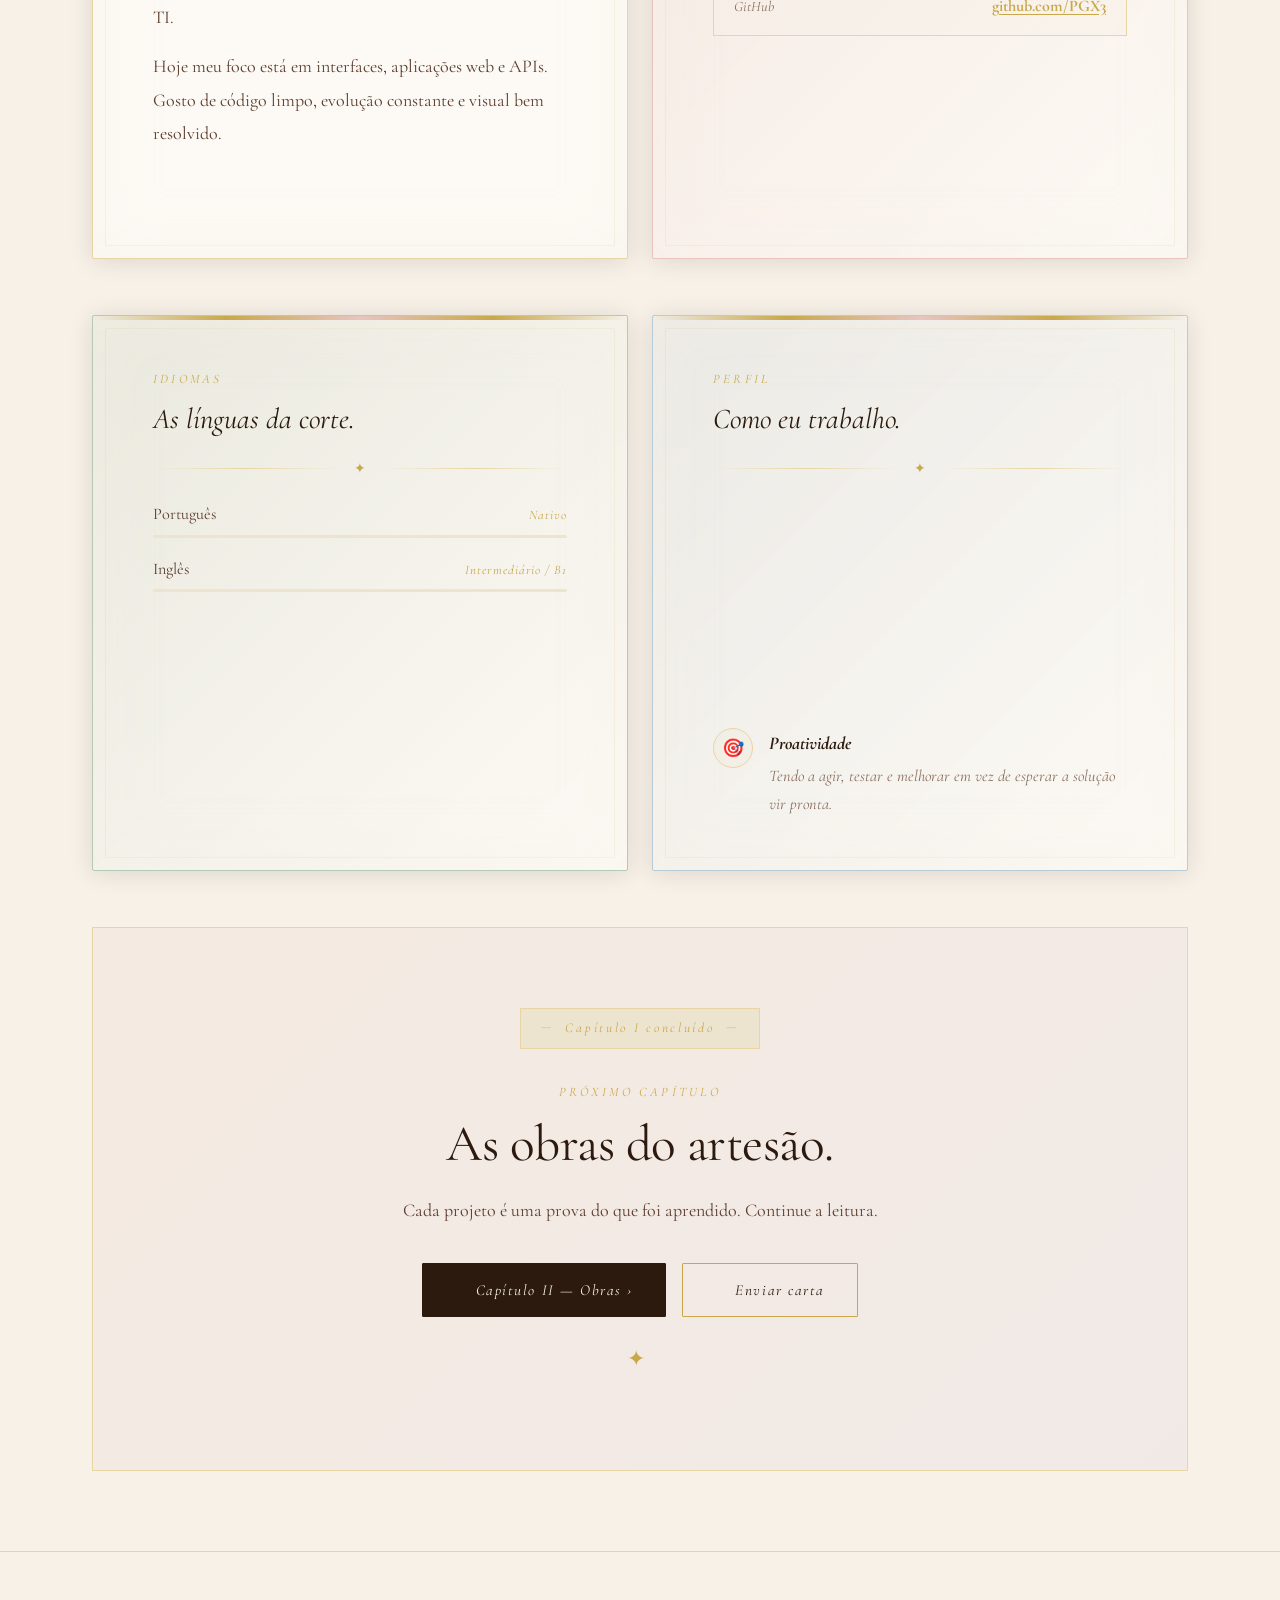
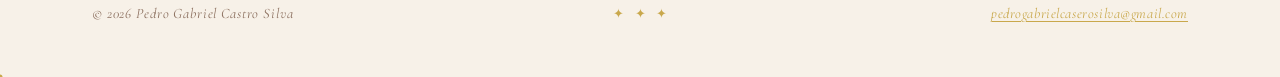
<file: sobre.html>
<!DOCTYPE html>
<html lang="pt-BR">
<head>
  <meta charset="UTF-8">
  <meta name="viewport" content="width=device-width, initial-scale=1.0">
  <title>Capítulo I — Quem Sou · Pedro Gabriel</title>
  <link rel="preconnect" href="https://fonts.googleapis.com">
  <link rel="preconnect" href="https://fonts.gstatic.com" crossorigin>
  <link href="https://fonts.googleapis.com/css2?family=Cormorant+Garamond:ital,wght@0,300;0,400;0,500;0,600;1,300;1,400;1,500;1,600&family=IM+Fell+English:ital@0;1&family=Libre+Baskerville:ital,wght@0,400;0,700;1,400&display=swap" rel="stylesheet">
  <link rel="stylesheet" href="style.css">
</head>
<body>
  <header class="site-header">
    <div class="container nav-shell">
      <a href="index.html" class="brand">Pedro Gabriel</a>
      <ul class="nav-links">
        <li><a href="index.html">Prólogo</a></li>
        <li><a href="sobre.html" class="active">Capítulo I</a></li>
        <li><a href="projetos.html">Capítulo II</a></li>
        <li><a href="experiencia.html">Capítulo III</a></li>
        <li><a href="skills.html">Capítulo IV</a></li>
        <li><a href="contato.html">Epílogo</a></li>
      </ul>
      <a href="contato.html" class="nav-button">Fale comigo</a>
    </div>
  </header>

  <main>
    <div class="container">

    
      <section class="hero" style="min-height:60vh">
        <div class="hero-seal">I</div>
        <div class="hero-chapter">Capítulo I — O Retrato</div>
        <span class="ornament">✦ ✦ ✦</span>
        <h1 class="hero-title">Minha<br><em>trajetória.</em></h1>
        <p class="hero-subtitle">Uma base construída em suporte técnico, infraestrutura e contato direto com problemas reais. Hoje, aplicada ao desenvolvimento.</p>
      </section>

     
      <div class="full-width">
        <div class="letter-panel letter-panel-dark">
          <span class="eyebrow">Em números</span>
          <h2 class="kicker-title">A saga até aqui.</h2>
          <div class="metrics">
            <div class="metric">
              <div class="metric-value" data-count="2" data-suffix="+">2+</div>
              <div class="metric-label">anos de experiência profissional em TI</div>
            </div>
            <div class="metric">
              <div class="metric-value" data-count="7" data-suffix="+">7+</div>
              <div class="metric-label">tecnologias usadas em projetos e estudos</div>
            </div>
            <div class="metric">
              <div class="metric-value" style="font-size:2.2rem">TSI</div>
              <div class="metric-label">graduação em andamento no IFSul</div>
            </div>
            <div class="metric">
              <div class="metric-value" style="font-size:2.2rem">RS</div>
              <div class="metric-label">baseado no Rio Grande do Sul, Brasil</div>
            </div>
          </div>
        </div>
      </div>


      <div class="dual-panel">
        <article class="letter-panel">
          <span class="eyebrow">Resumo profissional</span>
          <h2 class="kicker-title">Da infraestrutura ao front-end.</h2>
          <div class="ornament-line"><span class="ornament-center">✦</span></div>
          <p class="section-copy">Sou Pedro Gabriel, estudante de Tecnologia em Sistemas para Internet no IFSul — Campus Charqueadas. Antes da graduação, concluí o ensino médio integrado com técnico em informática na mesma instituição.</p>
          <p class="section-copy" style="margin-top:16px">Durante dois anos, atuei como estagiário de TI na Prefeitura de Charqueadas, com foco em suporte, redes e servidores. Em 2023, assumi a liderança dos estagiários de TI.</p>
          <p class="section-copy" style="margin-top:16px">Hoje meu foco está em interfaces, aplicações web e APIs. Gosto de código limpo, evolução constante e visual bem resolvido.</p>
          <div class="chip-row">
            <span class="chip"><span class="dot"></span>HTML & CSS</span>
            <span class="chip"><span class="dot"></span>JavaScript</span>
            <span class="chip"><span class="dot"></span>Python</span>
            <span class="chip"><span class="dot"></span>Node.js</span>
          </div>
        </article>

        <article class="letter-panel letter-panel-blush">
          <span class="eyebrow">Informações</span>
          <h2 class="kicker-title">Detalhes do personagem.</h2>
          <div class="ornament-line"><span class="ornament-center">✦</span></div>
          <div class="detail-card">
            <div class="detail-row"><span>Localização</span><strong>Charqueadas, RS — Brasil</strong></div>
            <div class="detail-row"><span>Formação</span><strong>TSI — IFSul</strong></div>
            <div class="detail-row"><span>Disponibilidade</span><strong>Aberto a oportunidades</strong></div>
            <div class="detail-row"><span>Modalidade</span><strong>Remoto · Presencial</strong></div>
            <div class="detail-row"><span>GitHub</span><strong><a href="https://github.com/PGX3" target="_blank">github.com/PGX3</a></strong></div>
          </div>
        </article>
      </div>


      <div class="dual-panel">
        <article class="letter-panel letter-panel-sage">
          <span class="eyebrow">Idiomas</span>
          <h2 class="kicker-title">As línguas da corte.</h2>
          <div class="ornament-line"><span class="ornament-center">✦</span></div>
          <div class="bar-stack">
            <div>
              <div class="bar-label"><span>Português</span><span>Nativo</span></div>
              <div class="bar-track"><div class="bar-fill" style="width:100%"></div></div>
            </div>
            <div>
              <div class="bar-label"><span>Inglês</span><span>Intermediário / B1</span></div>
              <div class="bar-track"><div class="bar-fill" style="width:72%"></div></div>
            </div>
          </div>
        </article>

        <article class="letter-panel letter-panel-powder">
          <span class="eyebrow">Perfil</span>
          <h2 class="kicker-title">Como eu trabalho.</h2>
          <div class="ornament-line"><span class="ornament-center">✦</span></div>
          <div class="info-list">
            <div class="info-item">
              <div class="info-icon">⚡</div>
              <div>
                <h3>Aprendizado rápido</h3>
                <p class="muted-copy">Facilidade para absorver novas tecnologias e transformar estudo em prática.</p>
              </div>
            </div>
            <div class="info-item">
              <div class="info-icon">🤝</div>
              <div>
                <h3>Trabalho em equipe</h3>
                <p class="muted-copy">Experiência com liderança e colaboração em ambiente profissional real.</p>
              </div>
            </div>
            <div class="info-item">
              <div class="info-icon">🎯</div>
              <div>
                <h3>Proatividade</h3>
                <p class="muted-copy">Tendo a agir, testar e melhorar em vez de esperar a solução vir pronta.</p>
              </div>
            </div>
          </div>
        </article>
      </div>

      <!-- ── CTA Próximo Capítulo ── -->
      <section class="cta-section">
        <div class="chapter-badge">Capítulo I concluído</div>
        <span class="eyebrow">Próximo capítulo</span>
        <h2 class="section-title">As obras do artesão.</h2>
        <p class="section-copy">Cada projeto é uma prova do que foi aprendido. Continue a leitura.</p>
        <div class="hero-actions">
          <a href="projetos.html" class="button button-primary">Capítulo II — Obras ›</a>
          <a href="contato.html" class="button button-secondary">Enviar carta</a>
        </div>
        <span class="ornament" style="margin-top:24px">✦</span>
      </section>

    </div>
  </main>

  <footer class="footer">
    <div class="container footer-box">
      <p>© 2026 Pedro Gabriel Castro Silva</p>
      <span class="ornament" style="font-size:0.7rem;letter-spacing:0.3em">✦ ✦ ✦</span>
      <a href="mailto:pedrogabrielcaserosilva@gmail.com">pedrogabrielcaserosilva@gmail.com</a>
    </div>
  </footer>
  <script src="main.js"></script>
</body>
</html>
</file>
<file: style.css>
@import url('https://fonts.googleapis.com/css2?family=Cormorant+Garamond:ital,wght@0,300;0,400;0,500;0,600;1,300;1,400;1,500;1,600&family=IM+Fell+English:ital@0;1&family=Libre+Baskerville:ital,wght@0,400;0,700;1,400&display=swap');

:root {
  --cream:       #f7f1e8;
  --parchment:   #ede4d0;
  --blush:       #e8c4c0;
  --sage:        #b5c9b7;
  --powder:      #b8ccd8;
  --lavender:    #cbbfd8;
  --gold:        #c9a84c;
  --gold-light:  #e8d5a3;
  --ink:         #2c1a0e;
  --ink-soft:    #5c3d2e;
  --ink-muted:   #8b6f5e;
  --ink-faint:   #b8a090;
  --white:       #fdfaf5;
  --shadow:      rgba(44, 26, 14, 0.12);

  --font-display: 'IM Fell English', 'Cormorant Garamond', Georgia, serif;
  --font-body:    'Cormorant Garamond', 'Libre Baskerville', Georgia, serif;
  --font-serif:   'Libre Baskerville', Georgia, serif;

  --radius-card:  2px;
  --radius-soft:  8px;
  --transition:   0.4s cubic-bezier(0.25, 0.1, 0.25, 1);
}

*, *::before, *::after { box-sizing: border-box; margin: 0; padding: 0; }

html {
  scroll-behavior: smooth;
  font-size: 18px;
}

body {
  background: var(--cream);
  color: var(--ink);
  font-family: var(--font-body);
  font-weight: 400;
  line-height: 1.7;
  min-height: 100vh;
  overflow-x: hidden;
  cursor: none;
}

body::before {
  content: '';
  position: fixed;
  inset: 0;
  background-image:
    url("data:image/svg+xml,%3Csvg xmlns='http://www.w3.org/2000/svg' width='400' height='400'%3E%3Cfilter id='noise'%3E%3CfeTurbulence type='fractalNoise' baseFrequency='0.9' numOctaves='4' stitchTiles='stitch'/%3E%3CfeColorMatrix type='saturate' values='0'/%3E%3C/filter%3E%3Crect width='400' height='400' filter='url(%23noise)' opacity='0.04'/%3E%3C/svg%3E");
  pointer-events: none;
  z-index: 9999;
  opacity: 0.5;
}

img, svg { display: block; max-width: 100%; }
a { color: inherit; text-decoration: none; }
ul { list-style: none; }


.pg-cursor {
  position: fixed;
  width: 28px;
  height: 28px;
  border: 1.5px solid var(--gold);
  border-radius: 50%;
  transform: translate(-50%, -50%);
  pointer-events: none;
  z-index: 10000;
  transition: width 0.3s, height 0.3s, border-color 0.3s, opacity 0.3s;
  mix-blend-mode: multiply;
}
.pg-cursor.hovering {
  width: 48px;
  height: 48px;
  border-color: var(--blush);
  background: rgba(232, 196, 192, 0.12);
}
.pg-cursor-dot {
  position: fixed;
  width: 5px;
  height: 5px;
  background: var(--gold);
  border-radius: 50%;
  transform: translate(-50%, -50%);
  pointer-events: none;
  z-index: 10001;
  transition: opacity 0.3s;
}


.pg-saga-bar {
  position: fixed;
  top: 0;
  left: 0;
  height: 3px;
  background: linear-gradient(90deg, var(--gold), var(--blush), var(--lavender));
  z-index: 9000;
  width: 0%;
  transition: width 0.1s;
}

.site-header {
  position: fixed;
  top: 0;
  width: 100%;
  z-index: 800;
  padding: 20px 0;
  transition: background var(--transition), backdrop-filter var(--transition), padding var(--transition);
}
.site-header.scrolled {
  background: rgba(247, 241, 232, 0.92);
  backdrop-filter: blur(12px);
  padding: 14px 0;
  border-bottom: 1px solid rgba(201, 168, 76, 0.2);
}
.site-header.hidden { transform: translateY(-100%); }

.nav-shell {
  display: flex;
  align-items: center;
  justify-content: space-between;
  max-width: 1160px;
  margin: 0 auto;
  padding: 0 32px;
}

.brand {
  font-family: var(--font-display);
  font-size: 1.3rem;
  font-style: italic;
  color: var(--ink);
  letter-spacing: 0.02em;
  display: flex;
  align-items: center;
  gap: 10px;
}
.brand::before {
  content: '✦';
  color: var(--gold);
  font-style: normal;
  font-size: 0.7rem;
}

.nav-links {
  display: flex;
  gap: 32px;
  align-items: center;
}
.nav-links a {
  font-family: var(--font-body);
  font-size: 0.85rem;
  font-style: italic;
  color: var(--ink-soft);
  letter-spacing: 0.06em;
  position: relative;
  transition: color var(--transition);
}
.nav-links a::after {
  content: '';
  position: absolute;
  bottom: -3px;
  left: 0;
  width: 0;
  height: 1px;
  background: var(--gold);
  transition: width var(--transition);
}
.nav-links a:hover, .nav-links a.active {
  color: var(--ink);
}
.nav-links a:hover::after, .nav-links a.active::after {
  width: 100%;
}

.nav-button {
  font-family: var(--font-body);
  font-size: 0.8rem;
  font-style: italic;
  letter-spacing: 0.1em;
  color: var(--ink);
  border: 1px solid var(--gold);
  padding: 9px 22px;
  border-radius: 1px;
  transition: background var(--transition), color var(--transition);
  background: transparent;
}
.nav-button:hover {
  background: var(--gold);
  color: var(--white);
}

.ornament {
  text-align: center;
  color: var(--gold);
  font-size: 1.2rem;
  letter-spacing: 0.4em;
  margin: 12px 0;
  display: block;
  user-select: none;
}
.ornament-line {
  display: flex;
  align-items: center;
  gap: 16px;
  margin: 20px 0;
}
.ornament-line::before, .ornament-line::after {
  content: '';
  flex: 1;
  height: 1px;
  background: linear-gradient(90deg, transparent, var(--gold-light), transparent);
}
.ornament-center {
  color: var(--gold);
  font-size: 0.8rem;
  white-space: nowrap;
}


.container {
  max-width: 1160px;
  margin: 0 auto;
  padding: 0 32px;
}

main {
  padding-top: 100px;
}


.hero {
  min-height: 90vh;
  display: flex;
  flex-direction: column;
  align-items: center;
  justify-content: center;
  text-align: center;
  padding: 80px 32px;
  position: relative;
}

.hero-seal {
  width: 72px;
  height: 72px;
  border: 2px solid var(--gold);
  border-radius: 50%;
  display: flex;
  align-items: center;
  justify-content: center;
  font-size: 1.6rem;
  color: var(--gold);
  margin: 0 auto 32px;
  background: var(--parchment);
  box-shadow: 0 0 0 6px var(--cream), 0 0 0 7px var(--gold-light);
  animation: sealPulse 3s ease-in-out infinite;
  position: relative;
}
.hero-seal::before {
  content: '';
  position: absolute;
  inset: -8px;
  border-radius: 50%;
  border: 1px dashed var(--gold-light);
  animation: rotateSlow 20s linear infinite;
}
@keyframes sealPulse {
  0%, 100% { box-shadow: 0 0 0 6px var(--cream), 0 0 0 7px var(--gold-light); }
  50% { box-shadow: 0 0 0 8px var(--cream), 0 0 0 9px var(--gold-light), 0 4px 24px rgba(201,168,76,0.3); }
}
@keyframes rotateSlow {
  to { transform: rotate(360deg); }
}

.hero-chapter {
  font-family: var(--font-body);
  font-size: 0.75rem;
  font-style: italic;
  letter-spacing: 0.25em;
  color: var(--gold);
  text-transform: uppercase;
  margin-bottom: 16px;
}

.hero-title {
  font-family: var(--font-display);
  font-size: clamp(3rem, 8vw, 7rem);
  font-weight: 400;
  line-height: 1.05;
  color: var(--ink);
  margin-bottom: 24px;
  letter-spacing: -0.01em;
}
.hero-title em {
  font-style: italic;
  color: var(--gold);
}

.hero-subtitle {
  font-family: var(--font-body);
  font-size: 1.15rem;
  font-style: italic;
  color: var(--ink-soft);
  max-width: 520px;
  margin: 0 auto 40px;
  line-height: 1.8;
}

.hero-scroll-hint {
  position: absolute;
  bottom: 36px;
  left: 50%;
  transform: translateX(-50%);
  display: flex;
  flex-direction: column;
  align-items: center;
  gap: 8px;
  color: var(--ink-faint);
  font-size: 0.72rem;
  font-style: italic;
  letter-spacing: 0.15em;
  animation: floatHint 2.5s ease-in-out infinite;
}
.hero-scroll-hint::after {
  content: '↓';
  font-size: 1.2rem;
  color: var(--gold);
}
@keyframes floatHint {
  0%, 100% { transform: translateX(-50%) translateY(0); }
  50% { transform: translateX(-50%) translateY(6px); }
}


.saga-map {
  display: flex;
  justify-content: center;
  align-items: center;
  gap: 0;
  padding: 48px 0;
  flex-wrap: wrap;
}
.saga-step {
  display: flex;
  align-items: center;
  gap: 0;
}
.saga-node {
  display: flex;
  flex-direction: column;
  align-items: center;
  gap: 10px;
  cursor: pointer;
  position: relative;
}
.saga-node-circle {
  width: 48px;
  height: 48px;
  border-radius: 50%;
  border: 2px solid var(--gold-light);
  background: var(--parchment);
  display: flex;
  align-items: center;
  justify-content: center;
  font-size: 1.2rem;
  transition: all 0.3s;
  box-shadow: 0 2px 12px var(--shadow);
}
.saga-node:hover .saga-node-circle,
.saga-node.active .saga-node-circle {
  border-color: var(--gold);
  background: var(--gold);
  transform: scale(1.1);
}
.saga-node-label {
  font-size: 0.7rem;
  font-style: italic;
  letter-spacing: 0.12em;
  color: var(--ink-muted);
  text-align: center;
  width: 64px;
}
.saga-node.active .saga-node-label {
  color: var(--gold);
}
.saga-connector {
  width: 48px;
  height: 1px;
  background: linear-gradient(90deg, var(--gold-light), transparent, var(--gold-light));
  margin: 0 4px;
  margin-bottom: 28px;
}


.letter-panel {
  background: var(--white);
  border: 1px solid var(--gold-light);
  border-radius: var(--radius-card);
  padding: 52px 60px;
  position: relative;
  box-shadow: 0 2px 24px var(--shadow), inset 0 0 60px rgba(247, 241, 232, 0.5);
  margin-bottom: 32px;
  overflow: hidden;
}
.letter-panel::before {
  content: '';
  position: absolute;
  top: 0; left: 0; right: 0;
  height: 4px;
  background: linear-gradient(90deg, transparent, var(--gold), var(--blush), var(--gold), transparent);
}
.letter-panel::after {
  content: '';
  position: absolute;
  inset: 12px;
  border: 1px solid rgba(201, 168, 76, 0.1);
  pointer-events: none;
  border-radius: 1px;
}

.letter-panel-blush {
  background: linear-gradient(135deg, rgba(232, 196, 192, 0.25), var(--white));
  border-color: var(--blush);
}
.letter-panel-sage {
  background: linear-gradient(135deg, rgba(181, 201, 183, 0.2), var(--white));
  border-color: var(--sage);
}
.letter-panel-powder {
  background: linear-gradient(135deg, rgba(184, 204, 216, 0.2), var(--white));
  border-color: var(--powder);
}
.letter-panel-lavender {
  background: linear-gradient(135deg, rgba(203, 191, 216, 0.2), var(--white));
  border-color: var(--lavender);
}
.letter-panel-dark {
  background: var(--ink);
  border-color: var(--gold);
  color: var(--cream);
}
.letter-panel-dark .eyebrow { color: var(--gold-light); }
.letter-panel-dark .section-copy { color: var(--parchment); }

.eyebrow {
  display: block;
  font-family: var(--font-body);
  font-size: 0.72rem;
  font-style: italic;
  letter-spacing: 0.25em;
  color: var(--gold);
  text-transform: uppercase;
  margin-bottom: 12px;
}

.section-title {
  font-family: var(--font-display);
  font-size: clamp(2rem, 4vw, 3.2rem);
  font-weight: 400;
  line-height: 1.15;
  color: var(--ink);
  margin-bottom: 20px;
  letter-spacing: -0.01em;
}
.letter-panel-dark .section-title { color: var(--cream); }

.kicker-title {
  font-family: var(--font-display);
  font-size: 1.6rem;
  font-weight: 400;
  line-height: 1.2;
  color: var(--ink);
  margin-bottom: 16px;
  font-style: italic;
}
.letter-panel-dark .kicker-title { color: var(--gold-light); }

.section-copy {
  font-family: var(--font-body);
  font-size: 1rem;
  color: var(--ink-soft);
  line-height: 1.85;
  max-width: 620px;
}
.muted-copy {
  font-size: 0.9rem;
  color: var(--ink-muted);
  font-style: italic;
  line-height: 1.7;
}

.button {
  display: inline-flex;
  align-items: center;
  gap: 10px;
  font-family: var(--font-body);
  font-size: 0.85rem;
  font-style: italic;
  letter-spacing: 0.1em;
  padding: 13px 32px;
  border-radius: 1px;
  border: 1px solid transparent;
  transition: all 0.3s;
  position: relative;
  cursor: none;
}
.button-primary {
  background: var(--ink);
  color: var(--cream);
  border-color: var(--ink);
}
.button-primary:hover {
  background: var(--gold);
  border-color: var(--gold);
  color: var(--ink);
  transform: translateY(-2px);
  box-shadow: 0 8px 24px rgba(201, 168, 76, 0.3);
}
.button-secondary {
  background: transparent;
  color: var(--ink);
  border-color: var(--gold);
}
.button-secondary:hover {
  background: var(--gold-light);
  transform: translateY(-2px);
}
.button-light {
  background: rgba(255,255,255,0.15);
  color: var(--cream);
  border-color: rgba(232,213,163,0.4);
}
.button-light:hover {
  background: rgba(255,255,255,0.25);
}
.button::before {
  content: '✦';
  font-size: 0.6rem;
  color: var(--gold);
  opacity: 0;
  transition: opacity 0.3s;
  font-style: normal;
}
.button:hover::before { opacity: 1; }

.hero-actions {
  display: flex;
  gap: 16px;
  flex-wrap: wrap;
  margin-top: 36px;
  justify-content: center;
}

.dual-panel {
  display: grid;
  grid-template-columns: 1fr 1fr;
  gap: 24px;
  margin-bottom: 24px;
}
.grid-3 {
  display: grid;
  grid-template-columns: repeat(3, 1fr);
  gap: 24px;
  margin-bottom: 24px;
}
.full-width {
  margin-bottom: 24px;
}


.chip-row {
  display: flex;
  flex-wrap: wrap;
  gap: 8px;
  margin-top: 20px;
}
.chip {
  display: inline-flex;
  align-items: center;
  gap: 6px;
  font-family: var(--font-body);
  font-size: 0.78rem;
  font-style: italic;
  padding: 5px 14px;
  border: 1px solid var(--gold-light);
  color: var(--ink-soft);
  background: rgba(232, 213, 163, 0.12);
  letter-spacing: 0.04em;
  border-radius: 1px;
}
.dot {
  width: 5px;
  height: 5px;
  border-radius: 50%;
  background: var(--gold);
  display: inline-block;
  flex-shrink: 0;
}


.timeline {
  display: flex;
  flex-direction: column;
  gap: 32px;
  margin-top: 20px;
}
.timeline-item {
  display: grid;
  grid-template-columns: 110px 1fr;
  gap: 24px;
}
.timeline-date {
  font-family: var(--font-body);
  font-size: 0.78rem;
  font-style: italic;
  color: var(--gold);
  letter-spacing: 0.08em;
  padding-top: 4px;
  text-align: right;
}
.timeline-role {
  font-family: var(--font-display);
  font-size: 1.1rem;
  font-weight: 500;
  color: var(--ink);
  margin-bottom: 4px;
}
.timeline-place {
  font-size: 0.82rem;
  font-style: italic;
  color: var(--ink-muted);
  letter-spacing: 0.06em;
  margin-bottom: 10px;
}


.bar-stack {
  display: flex;
  flex-direction: column;
  gap: 18px;
  margin-top: 20px;
}
.bar-label {
  display: flex;
  justify-content: space-between;
  align-items: baseline;
  margin-bottom: 6px;
}
.bar-label span:first-child {
  font-family: var(--font-body);
  font-size: 0.9rem;
  color: var(--ink-soft);
}
.bar-label span:last-child {
  font-size: 0.72rem;
  font-style: italic;
  color: var(--gold);
  letter-spacing: 0.08em;
}
.bar-track {
  height: 3px;
  background: var(--parchment);
  border-radius: 2px;
  overflow: hidden;
}
.bar-fill {
  height: 100%;
  background: linear-gradient(90deg, var(--gold), var(--blush));
  border-radius: 2px;
  width: 0%;
  transition: none;
}


.metrics {
  display: flex;
  gap: 48px;
  margin-top: 40px;
  flex-wrap: wrap;
}
.metric-value {
  font-family: var(--font-display);
  font-size: 3rem;
  font-weight: 300;
  color: var(--gold);
  line-height: 1;
  margin-bottom: 6px;
  letter-spacing: -0.02em;
}
.metric-label {
  font-size: 0.78rem;
  font-style: italic;
  color: var(--ink-muted);
  letter-spacing: 0.06em;
  max-width: 160px;
  line-height: 1.5;
}


.info-list {
  display: flex;
  flex-direction: column;
  gap: 24px;
  margin-top: 20px;
}
.info-item {
  display: flex;
  gap: 16px;
  align-items: flex-start;
}
.info-icon {
  width: 40px;
  height: 40px;
  border: 1px solid var(--gold-light);
  border-radius: 50%;
  display: flex;
  align-items: center;
  justify-content: center;
  font-size: 1rem;
  flex-shrink: 0;
  background: rgba(232, 213, 163, 0.1);
}
.info-item h3 {
  font-family: var(--font-display);
  font-size: 1rem;
  font-style: italic;
  color: var(--ink);
  margin-bottom: 4px;
}

.detail-card {
  margin-top: 20px;
  border: 1px solid var(--gold-light);
  background: rgba(247, 241, 232, 0.5);
}
.detail-row {
  display: flex;
  justify-content: space-between;
  align-items: center;
  padding: 14px 20px;
  border-bottom: 1px solid rgba(201, 168, 76, 0.12);
  gap: 16px;
}
.detail-row:last-child { border-bottom: none; }
.detail-row span {
  font-size: 0.8rem;
  font-style: italic;
  color: var(--ink-muted);
}
.detail-row strong {
  font-family: var(--font-body);
  font-size: 0.9rem;
  color: var(--ink-soft);
  text-align: right;
}
.detail-row strong a {
  color: var(--gold);
  text-decoration: underline;
  text-underline-offset: 3px;
}

.project-grid {
  display: grid;
  grid-template-columns: repeat(2, 1fr);
  gap: 24px;
  margin-bottom: 24px;
}
.project-card {
  background: var(--white);
  border: 1px solid var(--gold-light);
  display: flex;
  flex-direction: column;
  transition: transform 0.4s, box-shadow 0.4s;
  overflow: hidden;
  cursor: none;
}
.project-card:hover {
  transform: translateY(-4px);
  box-shadow: 0 16px 40px var(--shadow);
}
.project-visual {
  height: 160px;
  display: flex;
  align-items: center;
  justify-content: center;
  font-family: var(--font-display);
  font-size: 2.5rem;
  font-style: italic;
  letter-spacing: -0.02em;
  position: relative;
  overflow: hidden;
}
.visual-dark { background: linear-gradient(135deg, var(--ink), #4a2e20); color: var(--gold-light); }
.visual-blue { background: linear-gradient(135deg, var(--powder), #8aafcc); color: var(--ink); }
.visual-green { background: linear-gradient(135deg, var(--sage), #7fa882); color: var(--ink); }
.visual-purple { background: linear-gradient(135deg, var(--lavender), #9a85b5); color: var(--ink); }
.visual-orange { background: linear-gradient(135deg, var(--blush), #d4917a); color: var(--ink); }
.visual-silver { background: linear-gradient(135deg, var(--parchment), #d5c9bb); color: var(--ink-muted); }
.project-body {
  padding: 28px;
  flex: 1;
  display: flex;
  flex-direction: column;
}
.project-meta {
  font-size: 0.72rem;
  font-style: italic;
  letter-spacing: 0.2em;
  color: var(--gold);
  text-transform: uppercase;
  margin-bottom: 10px;
}
.project-title {
  font-family: var(--font-display);
  font-size: 1.3rem;
  font-weight: 400;
  color: var(--ink);
  margin-bottom: 12px;
}
.project-text {
  font-size: 0.9rem;
  color: var(--ink-soft);
  line-height: 1.75;
  flex: 1;
}
.project-link {
  display: inline-flex;
  align-items: center;
  gap: 8px;
  margin-top: 20px;
  font-size: 0.8rem;
  font-style: italic;
  color: var(--gold);
  letter-spacing: 0.1em;
}
.project-link::after { content: ' →'; }


.contact-methods {
  display: flex;
  flex-direction: column;
  gap: 12px;
  margin-top: 24px;
}
.contact-method {
  display: flex;
  justify-content: space-between;
  align-items: center;
  padding: 16px 20px;
  border: 1px solid var(--gold-light);
  background: rgba(247, 241, 232, 0.4);
  transition: background var(--transition), border-color var(--transition);
  cursor: none;
}
.contact-method:hover {
  background: rgba(232, 213, 163, 0.2);
  border-color: var(--gold);
}
.contact-method strong {
  display: block;
  font-family: var(--font-body);
  font-size: 0.88rem;
  color: var(--ink);
  margin-bottom: 3px;
}
.contact-method .muted-copy { font-size: 0.78rem; }
.contact-method > span:last-child {
  color: var(--gold);
  font-size: 1.1rem;
}

.form-card {
  display: flex;
  flex-direction: column;
  gap: 20px;
  margin-top: 24px;
}
.form-grid {
  display: grid;
  grid-template-columns: 1fr 1fr;
  gap: 16px;
}
.form-card label {
  display: flex;
  flex-direction: column;
  gap: 8px;
  font-size: 0.8rem;
  font-style: italic;
  letter-spacing: 0.1em;
  color: var(--ink-muted);
}
.form-card input, .form-card textarea {
  font-family: var(--font-body);
  font-size: 0.95rem;
  color: var(--ink);
  background: var(--cream);
  border: 1px solid var(--gold-light);
  padding: 12px 16px;
  border-radius: 1px;
  outline: none;
  transition: border-color var(--transition);
  width: 100%;
  resize: none;
}
.form-card input:focus, .form-card textarea:focus {
  border-color: var(--gold);
}
.form-card textarea { min-height: 120px; }
.note {
  font-size: 0.72rem;
  font-style: italic;
  color: var(--ink-faint);
  letter-spacing: 0.04em;
  text-align: center;
}

.cta-section {
  text-align: center;
  padding: 80px 40px;
  position: relative;
  margin-bottom: 32px;
  background: linear-gradient(135deg, rgba(232, 196, 192, 0.15), rgba(203, 191, 216, 0.15));
  border: 1px solid var(--gold-light);
}
.cta-section .section-copy {
  margin: 0 auto;
  text-align: center;
}

.footer {
  border-top: 1px solid var(--gold-light);
  padding: 40px 0;
  margin-top: 80px;
}
.footer-box {
  display: flex;
  justify-content: space-between;
  align-items: center;
  gap: 20px;
}
.footer-box p {
  font-size: 0.8rem;
  font-style: italic;
  color: var(--ink-muted);
  letter-spacing: 0.06em;
}
.footer-box a {
  font-size: 0.8rem;
  font-style: italic;
  color: var(--gold);
  text-decoration: underline;
  text-underline-offset: 3px;
  letter-spacing: 0.04em;
}

.chapter-badge {
  display: inline-flex;
  align-items: center;
  gap: 12px;
  background: var(--parchment);
  border: 1px solid var(--gold-light);
  padding: 8px 20px;
  font-size: 0.75rem;
  font-style: italic;
  letter-spacing: 0.2em;
  color: var(--gold);
  margin-bottom: 32px;
}
.chapter-badge::before, .chapter-badge::after {
  content: '─';
  opacity: 0.4;
}


.reveal {
  opacity: 0;
  transform: translateY(24px);
  transition: opacity 0.7s cubic-bezier(0.16, 1, 0.3, 1), transform 0.7s cubic-bezier(0.16, 1, 0.3, 1);
}
.reveal.visible {
  opacity: 1;
  transform: translateY(0);
}


.intro-overlay {
  position: fixed;
  inset: 0;
  z-index: 9500;
  background: var(--cream);
  display: flex;
  flex-direction: column;
  align-items: center;
  justify-content: center;
  gap: 24px;
  transition: opacity 0.8s, visibility 0.8s;
}
.intro-overlay.hidden {
  opacity: 0;
  visibility: hidden;
  pointer-events: none;
}
.envelope {
  position: relative;
  width: 220px;
  height: 160px;
  cursor: none;
}
.envelope-body {
  position: absolute;
  inset: 0;
  background: var(--parchment);
  border: 1.5px solid var(--gold);
  border-radius: 2px 2px 4px 4px;
  overflow: hidden;
  box-shadow: 0 8px 32px var(--shadow);
}
.envelope-flap {
  position: absolute;
  top: -1px;
  left: -1px;
  right: -1px;
  height: 80px;
  background: var(--parchment);
  border: 1.5px solid var(--gold);
  clip-path: polygon(0 0, 100% 0, 50% 100%);
  transform-origin: top center;
  transition: transform 0.8s cubic-bezier(0.4, 0, 0.2, 1);
  z-index: 2;
}
.envelope-flap.open {
  transform: rotateX(-180deg) translateY(-8px);
}
.envelope-seal-sm {
  position: absolute;
  top: 50%;
  left: 50%;
  transform: translate(-50%, -50%);
  width: 36px;
  height: 36px;
  border-radius: 50%;
  border: 1.5px solid var(--gold);
  background: var(--blush);
  display: flex;
  align-items: center;
  justify-content: center;
  font-size: 1rem;
  z-index: 3;
  color: var(--gold);
}
.envelope-lines {
  position: absolute;
  bottom: 24px;
  left: 24px;
  right: 24px;
  display: flex;
  flex-direction: column;
  gap: 8px;
}
.envelope-line {
  height: 2px;
  background: var(--gold-light);
  border-radius: 1px;
}
.envelope-line:last-child { width: 60%; }

.intro-text {
  text-align: center;
  font-family: var(--font-display);
  font-size: 1.1rem;
  font-style: italic;
  color: var(--ink-muted);
  letter-spacing: 0.04em;
}
.intro-cta {
  font-family: var(--font-body);
  font-size: 0.8rem;
  font-style: italic;
  letter-spacing: 0.2em;
  color: var(--gold);
  border: 1px solid var(--gold);
  padding: 12px 32px;
  cursor: none;
  transition: background 0.3s;
  background: transparent;
  border-radius: 1px;
}
.intro-cta:hover {
  background: var(--gold);
  color: var(--white);
}


.pg-egg {
  position: fixed;
  inset: 0;
  z-index: 10000;
  background: rgba(44, 26, 14, 0.85);
  display: flex;
  align-items: center;
  justify-content: center;
  opacity: 0;
  visibility: hidden;
  transition: opacity 0.4s, visibility 0.4s;
  backdrop-filter: blur(4px);
}
.pg-egg.active { opacity: 1; visibility: visible; }
.pg-egg-box {
  background: var(--white);
  border: 2px solid var(--gold);
  padding: 52px 60px;
  text-align: center;
  max-width: 460px;
  width: 90%;
  position: relative;
}
.pg-egg-box::before {
  content: '';
  position: absolute;
  inset: 8px;
  border: 1px dashed var(--gold-light);
  pointer-events: none;
}
.pg-egg-icon { font-size: 2.8rem; margin-bottom: 16px; }
.pg-egg-box h2 {
  font-family: var(--font-display);
  font-size: 1.6rem;
  color: var(--ink);
  margin-bottom: 12px;
  font-style: italic;
}
.pg-egg-box p {
  font-style: italic;
  color: var(--ink-soft);
  margin-bottom: 24px;
  font-size: 0.95rem;
}
.pg-egg-chips {
  display: flex;
  gap: 8px;
  justify-content: center;
  flex-wrap: wrap;
  margin-bottom: 28px;
}
.pg-egg-chips span {
  font-size: 0.75rem;
  font-style: italic;
  padding: 5px 14px;
  border: 1px solid var(--gold-light);
  color: var(--gold);
  letter-spacing: 0.06em;
}
.pg-egg-close {
  font-family: var(--font-body);
  font-style: italic;
  font-size: 0.85rem;
  letter-spacing: 0.12em;
  border: 1px solid var(--ink);
  background: transparent;
  padding: 10px 28px;
  color: var(--ink);
  cursor: none;
  transition: background 0.3s;
  border-radius: 1px;
}
.pg-egg-close:hover {
  background: var(--ink);
  color: var(--cream);
}


@media (max-width: 860px) {
  .dual-panel, .grid-3, .project-grid { grid-template-columns: 1fr; }
  .form-grid { grid-template-columns: 1fr; }
  .timeline-item { grid-template-columns: 1fr; gap: 4px; }
  .timeline-date { text-align: left; }
  .hero-title { font-size: clamp(2.5rem, 12vw, 4.5rem); }
  .nav-links { display: none; }
  .letter-panel { padding: 32px 28px; }
  .metrics { gap: 28px; }
  .footer-box { flex-direction: column; text-align: center; }
  .saga-map { gap: 4px; }
  .saga-connector { width: 24px; }
}

@media (max-width: 480px) {
  .container { padding: 0 20px; }
  .hero-actions { flex-direction: column; align-items: center; }
  .nav-shell { padding: 0 20px; }
}
</file>
